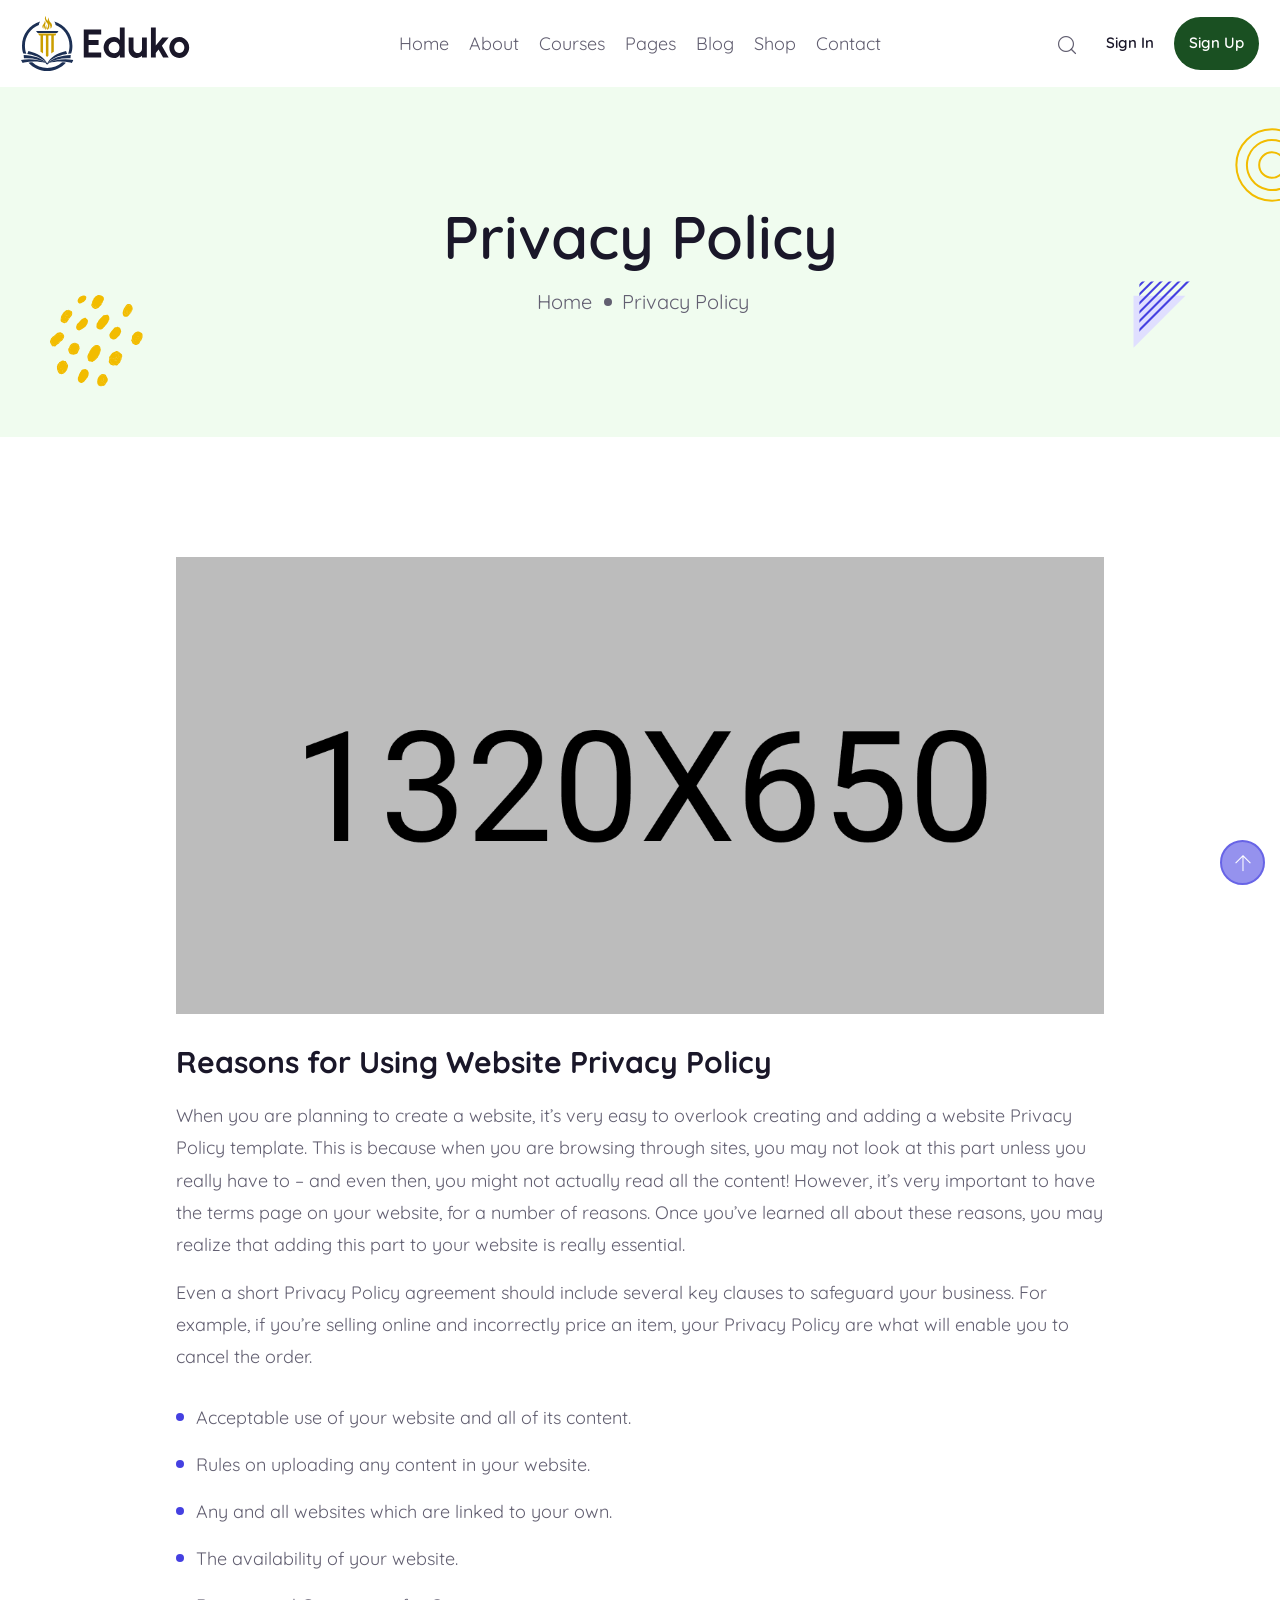
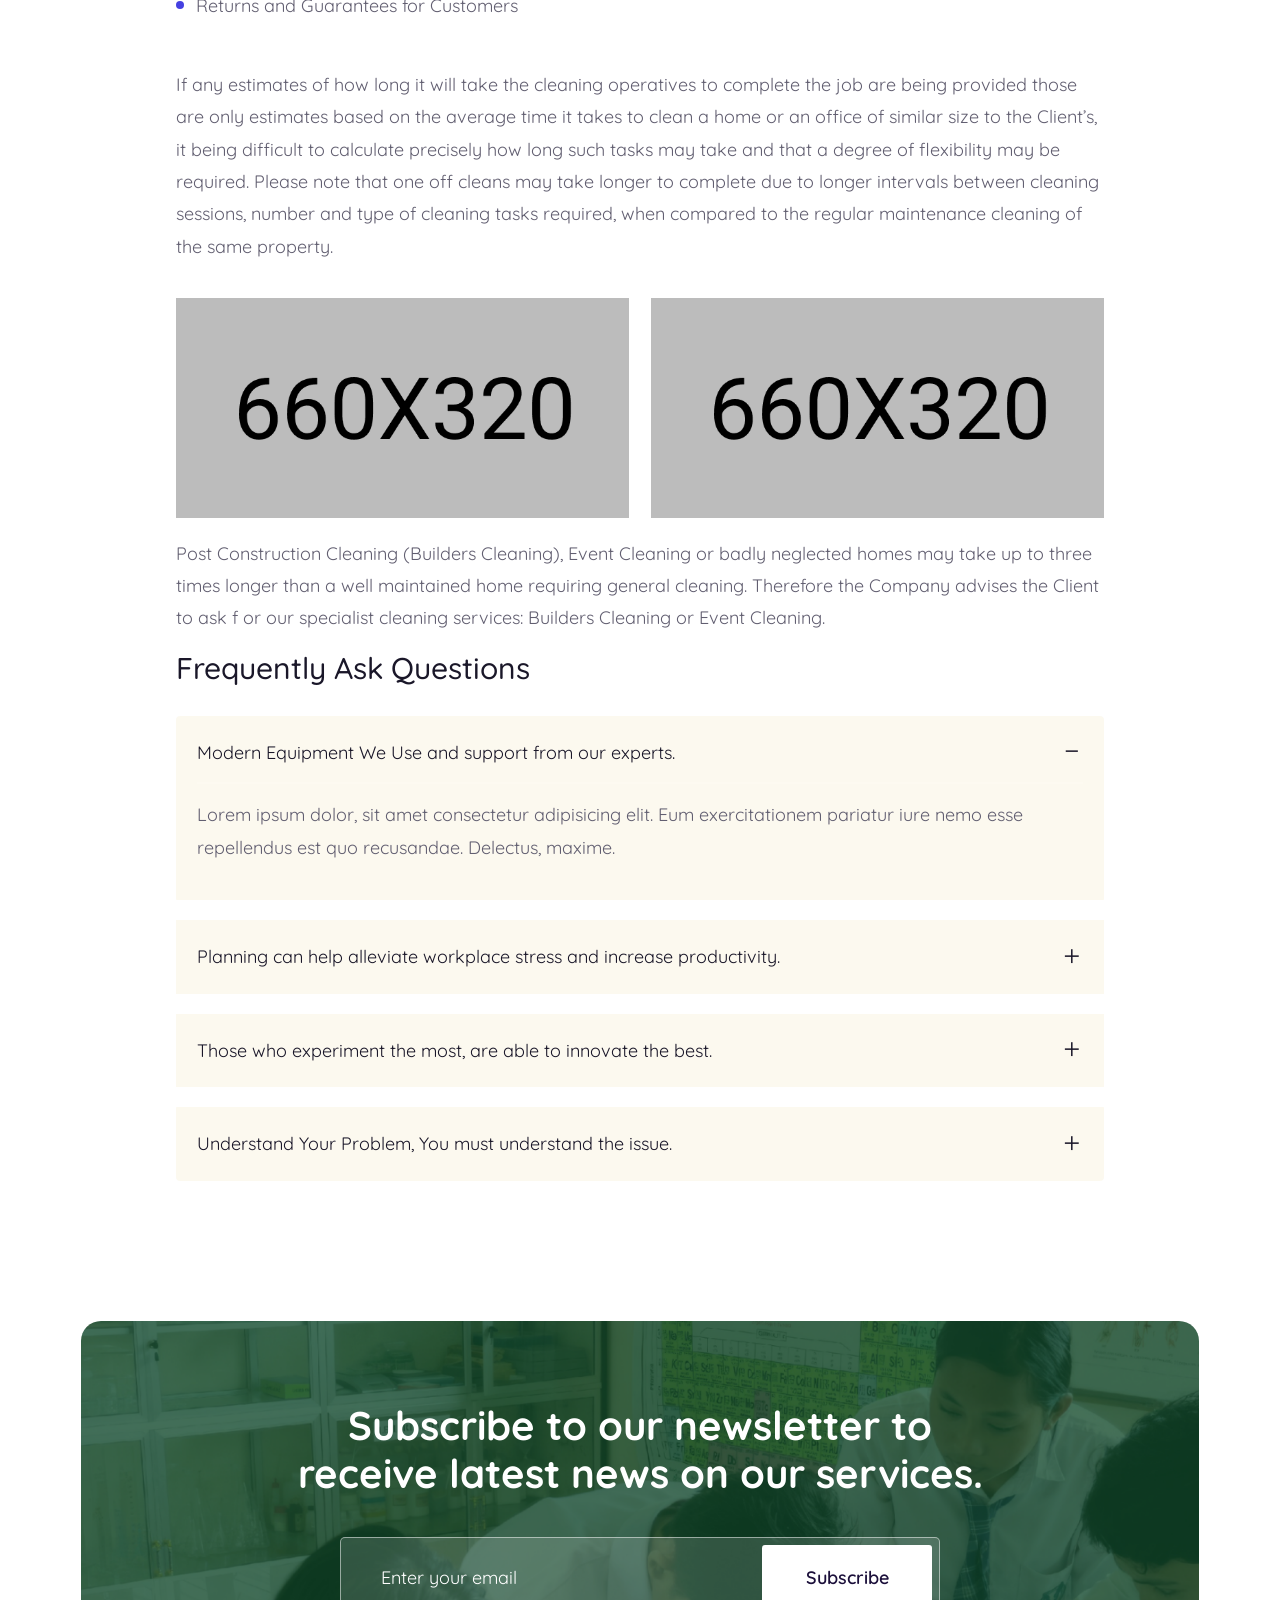
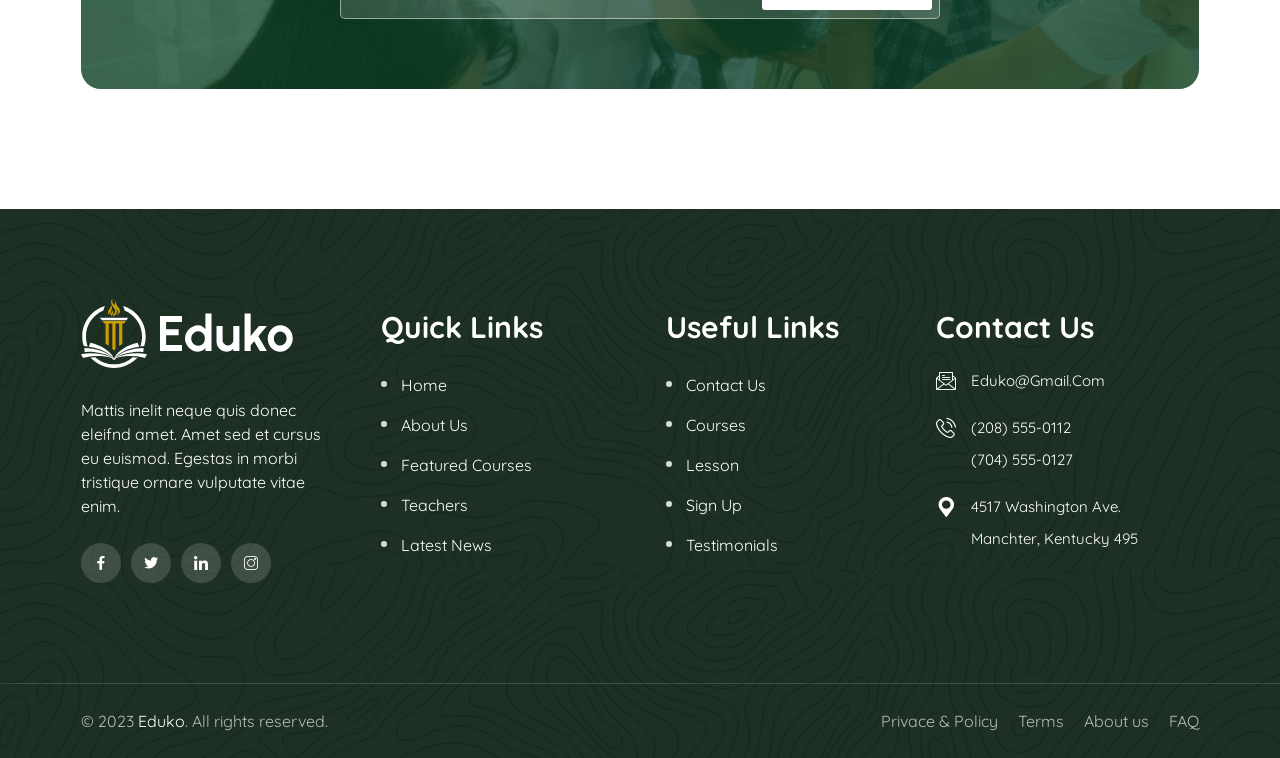
<file: privacy.html>
<!DOCTYPE html>
<html lang="en">

<head>
    <meta charset="utf-8">
    <meta http-equiv="X-UA-Compatible" content="IE=edge">
    <meta name="viewport" content="width=device-width, initial-scale=1">
    <meta name="author" content="wpOceans">
    <link rel="shortcut icon" type="image/png" href="assets/images/favicon.png">
    <title>Eduko - Online Course & Education HTML5 Template</title>
    <link href="assets/css/themify-icons.css" rel="stylesheet">
    <link href="assets/css/flaticon.css" rel="stylesheet">
    <link href="assets/css/font-awesome.min.css" rel="stylesheet">
    <link href="assets/css/bootstrap.min.css" rel="stylesheet">
    <link href="assets/css/animate.css" rel="stylesheet">
    <link href="assets/css/owl.carousel.css" rel="stylesheet">
    <link href="assets/css/owl.theme.css" rel="stylesheet">
    <link href="assets/css/slick.css" rel="stylesheet">
    <link href="assets/css/slick-theme.css" rel="stylesheet">
    <link href="assets/css/swiper.min.css" rel="stylesheet">
    <link href="assets/css/owl.transitions.css" rel="stylesheet">
    <link href="assets/css/jquery.fancybox.css" rel="stylesheet">
    <link href="assets/css/odometer-theme-default.css" rel="stylesheet">
    <link href="assets/sass/style.css" rel="stylesheet">
</head>

<body>

    <!-- start page-wrapper -->
    <div class="page-wrapper">
        <!-- start preloader -->
        <div class="preloader">
            <div class="vertical-centered-box">
                <div class="content">
                    <div class="loader-circle"></div>
                    <div class="loader-line-mask">
                        <div class="loader-line"></div>
                    </div>
                    <img src="assets/images/preloader.png" alt="">
                </div>
            </div>
        </div>
        <!-- end preloader -->

        <!-- Start header -->
        <header id="header">
            <div class="wpo-site-header">
                <nav class="navigation navbar navbar-expand-lg navbar-light">
                    <div class="container-fluid">
                        <div class="row align-items-center">
                            <div class="col-lg-3 col-md-4 col-3 d-lg-none dl-block">
                                <div class="mobail-menu">
                                    <button type="button" class="navbar-toggler open-btn">
                                        <span class="sr-only">Toggle navigation</span>
                                        <span class="icon-bar first-angle"></span>
                                        <span class="icon-bar middle-angle"></span>
                                        <span class="icon-bar last-angle"></span>
                                    </button>
                                </div>
                            </div>
                            <div class="col-lg-3 col-md-4 col-6">
                                <div class="navbar-header">
                                    <a class="navbar-brand" href="index.html"><img src="assets/images/logo.svg"
                                            alt="logo"></a>
                                </div>
                            </div>
                            <div class="col-lg-6 col-md-1 col-1">
                                <div id="navbar" class="collapse navbar-collapse navigation-holder">
                                    <button class="menu-close"><i class="ti-close"></i></button>
                                    <ul class="nav navbar-nav mb-2 mb-lg-0">
                                        <li class="menu-item-has-children">
                                            <a href="#">Home</a>
                                            <ul class="sub-menu">
                                                <li><a href="index.html">Home Style 1</a></li>
                                                <li><a href="index-2.html">Home Style 2</a></li>
                                                <li><a href="index-3.html">Home Style 3</a></li>
                                                <li><a href="index-4.html">Home Style 4</a></li>
                                                <li><a href="index-5.html">Home Style 5</a></li>
                                            </ul>
                                        </li>
                                        <li><a href="about.html">About</a></li>
                                        <li class="menu-item-has-children">
                                            <a href="#">Courses</a>
                                            <ul class="sub-menu">
                                                <li><a href="course.html">Courses Style 1</a></li>
                                                <li><a href="course-2.html">Courses Style 2</a></li>
                                                <li><a href="course-3.html">Courses Style 3</a></li>
                                                <li><a href="course-single.html">Courses single</a></li>
                                            </ul>
                                        </li>
                                        <li class="menu-item-has-children">
                                            <a href="#">Pages</a>
                                            <ul class="sub-menu">
                                                <li><a href="lesson.html">Lesson</a></li>
                                                <li><a href="gallery.html">Gallery</a></li>
                                                <li><a href="testimonial.html">Testimonial</a></li>
                                                <li><a href="teacher.html">Teachers</a></li>
                                                <li><a href="teacher-single.html">Teacher Single</a></li>
                                                <li><a href="become-teacher.html">Become Teacher</a></li>
                                                <li><a href="faq.html">FAQ</a></li>
                                                <li><a href="404.html">404 Error</a></li>
                                            </ul>
                                        </li>
                                        <li class="menu-item-has-children">
                                            <a href="#">Blog</a>
                                            <ul class="sub-menu">
                                                <li><a href="blog.html">Blog right sidebar</a></li>
                                                <li><a href="blog-left-sidebar.html">Blog left sidebar</a></li>
                                                <li><a href="blog-fullwidth.html">Blog fullwidth</a></li>
                                                <li class="menu-item-has-children">
                                                    <a href="#">Blog details</a>
                                                    <ul class="sub-menu">
                                                        <li><a href="blog-single.html">Blog details right sidebar</a>
                                                        </li>
                                                        <li><a href="blog-single-left-sidebar.html">Blog details left
                                                                sidebar</a></li>
                                                        <li><a href="blog-single-fullwidth.html">Blog details
                                                                fullwidth</a></li>
                                                    </ul>
                                                </li>
                                            </ul>
                                        </li>
                                        <li class="menu-item-has-children">
                                            <a href="#">Shop</a>
                                            <ul class="sub-menu">
                                                <li><a href="shop.html">Shop</a></li>
                                                <li><a href="shop-single.html">Shop Single</a></li>
                                                <li><a href="cart.html">Cart</a></li>
                                                <li><a href="checkout.html">Checkout</a></li>
                                            </ul>
                                        </li>
                                        <li><a href="contact.html">Contact</a></li>
                                    </ul>
                                </div>
                            </div>
                            <div class="col-lg-3 col-md-3 col-2">
                                <div class="header-right">
                                    <div class="header-search-form-wrapper">
                                        <div class="cart-search-contact">
                                            <button class="search-toggle-btn"><i
                                                    class="fi flaticon-search"></i></button>
                                            <div class="header-search-form">
                                                <form>
                                                    <div>
                                                        <input type="text" class="form-control"
                                                            placeholder="Search here...">
                                                        <button type="submit"><i
                                                                class="fi flaticon-search"></i></button>
                                                    </div>
                                                </form>
                                            </div>
                                        </div>
                                    </div>
                                    <div class="close-form">
                                        <a class="login" href="login.html"><span class="text">Sign In</span>
                                            <span class="mobile">
                                                <i class="fi flaticon-charity"></i>
                                            </span></a>
                                        <a class="theme-btn" href="register.html"><span class="text">Sign Up</span>
                                            <span class="mobile">
                                                <i class="fi flaticon-charity"></i>
                                            </span></a>
                                    </div>
                                </div>
                            </div>
                        </div>
                    </div>
                </nav>
            </div>
        </header>
        <!-- end of header -->

        <!-- start wpo-page-title -->
        <section class="wpo-page-title">
            <div class="container">
                <div class="row">
                    <div class="col col-xs-12">
                        <div class="wpo-breadcumb-wrap">
                            <h2>Privacy Policy</h2>
                            <ol class="wpo-breadcumb-wrap">
                                <li><a href="index.html">Home</a></li>
                                <li>Privacy Policy</li>
                            </ol>
                        </div>
                    </div>
                </div> <!-- end row -->
            </div> <!-- end container -->
            <div class="shape-1"><img src="assets/images/shape/1.svg" alt=""></div>
            <div class="shape-2"><img src="assets/images/shape/2.svg" alt=""></div>
            <div class="shape-3"><img src="assets/images/shape/3.svg" alt=""></div>
            <div class="shape-4"><img src="assets/images/shape/4.svg" alt=""></div>
        </section>
        <!-- end page-title -->

        <!-- start wpo-terms-section -->
        <section class="wpo-terms-section section-padding">
            <div class="container">
                <div class="row">
                    <div class="col-lg-10 offset-lg-1">
                        <div class="wpo-terms-wrap">
                            <div class="wpo-terms-img">
                                <img src="assets/images/terms/terms.jpg" alt="">
                            </div>
                            <div class="wpo-terms-text">
                                <h2>Reasons for Using Website Privacy Policy</h2>
                                <p>When you are planning to create a website, it’s very easy to overlook creating and
                                    adding a website Privacy Policy template. This is because when you are
                                    browsing through sites, you may not look at this part unless you really have to –
                                    and even then, you might not actually read all the content! However, it’s very
                                    important to have the terms page on your website, for a number of reasons. Once
                                    you’ve learned all about these reasons, you may realize that adding this part to
                                    your website is really essential.</p>
                                <p>Even a short Privacy Policy agreement should include several key clauses to
                                    safeguard your business. For example, if you’re selling online and incorrectly price
                                    an item, your Privacy Policy are what will enable you to cancel the order.</p>

                                <ul>
                                    <li>Acceptable use of your website and all of its content.</li>
                                    <li>Rules on uploading any content in your website.</li>
                                    <li>Any and all websites which are linked to your own.</li>
                                    <li>The availability of your website.</li>
                                    <li>Returns and Guarantees for Customers</li>
                                </ul>
                                <p>If any estimates of how long it will take the cleaning operatives to complete the job
                                    are being provided those are only estimates based on the average time it takes to
                                    clean a home or an office of similar size to the Client’s, it being difficult to
                                    calculate precisely how long such tasks may take and that a degree of flexibility
                                    may be required. Please note that one off cleans may take longer to complete due to
                                    longer intervals between cleaning sessions, number and type of cleaning tasks
                                    required, when compared to the regular maintenance cleaning of the same property.
                                </p>
                                <div class="row t-sub">
                                    <div class="col-md-6 col-sm-6 col-12">
                                        <div class="pf-p-details-img">
                                            <img src="assets/images/terms/1.jpg" alt="">
                                        </div>
                                    </div>
                                    <div class="col-md-6 col-sm-6 col-12">
                                        <div class="pf-p-details-img">
                                            <img src="assets/images/terms/2.jpg" alt="">
                                        </div>
                                    </div>
                                </div>
                                <p>Post Construction Cleaning (Builders Cleaning), Event Cleaning or badly neglected
                                    homes may take up to three times longer than a well maintained home requiring
                                    general cleaning. Therefore the Company advises the Client to ask f or our
                                    specialist cleaning services: Builders Cleaning or Event Cleaning.</p>

                            </div>
                            <div class="pf-faq-section">
                                <h4>Frequently Ask Questions</h4>
                                <div class="row">
                                    <div class="col-lg-12 col-md-12 col-12">
                                        <div class="accordion" id="accordionExample">
                                            <div class="accordion-item">
                                                <h3 class="accordion-header" id="headingOne">
                                                    <button class="accordion-button" type="button"
                                                        data-bs-toggle="collapse" data-bs-target="#collapseOne"
                                                        aria-expanded="true" aria-controls="collapseOne">
                                                        Modern Equipment We Use and support from our experts.
                                                    </button>
                                                </h3>
                                                <div id="collapseOne" class="accordion-collapse collapse show"
                                                    aria-labelledby="headingOne" data-bs-parent="#accordionExample">
                                                    <div class="accordion-body">
                                                        <p>Lorem ipsum dolor, sit amet consectetur adipisicing elit. Eum
                                                            exercitationem pariatur iure nemo esse repellendus est quo
                                                            recusandae. Delectus, maxime.</p>
                                                    </div>
                                                </div>
                                            </div>
                                            <div class="accordion-item">
                                                <h3 class="accordion-header" id="headingTwo">
                                                    <button class="accordion-button collapsed" type="button"
                                                        data-bs-toggle="collapse" data-bs-target="#collapseTwo"
                                                        aria-expanded="false" aria-controls="collapseTwo">
                                                        Planning can help alleviate workplace stress and increase
                                                        productivity.
                                                    </button>
                                                </h3>
                                                <div id="collapseTwo" class="accordion-collapse collapse"
                                                    aria-labelledby="headingTwo" data-bs-parent="#accordionExample">
                                                    <div class="accordion-body">
                                                        <p>Lorem ipsum dolor, sit amet consectetur adipisicing elit. Eum
                                                            exercitationem pariatur iure nemo esse repellendus est quo
                                                            recusandae. Delectus, maxime.</p>
                                                    </div>
                                                </div>
                                            </div>
                                            <div class="accordion-item">
                                                <h3 class="accordion-header" id="headingThree">
                                                    <button class="accordion-button collapsed" type="button"
                                                        data-bs-toggle="collapse" data-bs-target="#collapseThree"
                                                        aria-expanded="false" aria-controls="collapseThree">
                                                        Those who experiment the most, are able to innovate the best.
                                                    </button>
                                                </h3>
                                                <div id="collapseThree" class="accordion-collapse collapse"
                                                    aria-labelledby="headingThree" data-bs-parent="#accordionExample">
                                                    <div class="accordion-body">
                                                        <p>Lorem ipsum dolor, sit amet consectetur adipisicing elit. Eum
                                                            exercitationem pariatur iure nemo esse repellendus est quo
                                                            recusandae. Delectus, maxime.</p>
                                                    </div>
                                                </div>
                                            </div>
                                            <div class="accordion-item">
                                                <h3 class="accordion-header" id="headingFour">
                                                    <button class="accordion-button collapsed" type="button"
                                                        data-bs-toggle="collapse" data-bs-target="#collapseFour"
                                                        aria-expanded="false" aria-controls="collapseFour">
                                                        Understand Your Problem, You must understand the issue.
                                                    </button>
                                                </h3>
                                                <div id="collapseFour" class="accordion-collapse collapse"
                                                    aria-labelledby="headingFour" data-bs-parent="#accordionExample">
                                                    <div class="accordion-body">
                                                        <p>Lorem ipsum dolor, sit amet consectetur adipisicing elit. Eum
                                                            exercitationem pariatur iure nemo esse repellendus est quo
                                                            recusandae. Delectus, maxime.</p>
                                                    </div>
                                                </div>
                                            </div>
                                        </div>
                                    </div>
                                </div>
                            </div>
                        </div>
                    </div>
                </div>
            </div>
        </section>
        <!-- end of pf-term-section -->

        <!-- start wpo-subscribe-section -->
        <section class="wpo-subscribe-section section-padding pt-0">
            <div class="container">
                <div class="wpo-subscribe-wrap">
                    <div class="subscribe-text">
                        <h3>Subscribe to our newsletter to receive
                            latest news on our services.</h3>
                    </div>
                    <div class="subscribe-form">
                        <form action="#">
                            <div class="input-field">
                                <input type="email" placeholder="Enter your email" required>
                                <button type="submit">Subscribe</button>
                            </div>
                        </form>
                    </div>
                </div>
            </div> <!-- end container -->
        </section>
        <!-- end subscribe-section -->

        <!-- start of wpo-site-footer-section -->
        <footer class="wpo-site-footer">
            <div class="wpo-upper-footer">
                <div class="container">
                    <div class="row">
                        <div class="col col-lg-3 col-md-6 col-12 col-md-6 col-sm-12 col-12">
                            <div class="widget about-widget">
                                <div class="logo widget-title">
                                    <a class="navbar-brand" href="index.html"><img src="assets/images/logo-s2.svg"
                                            alt=""></a>
                                </div>
                                <p>Mattis inelit neque quis donec eleifnd amet. Amet sed et cursus eu euismod. Egestas
                                    in morbi tristique ornare vulputate vitae enim.</p>
                                <div class="social">
                                    <ul>
                                        <li>
                                            <a href="#">
                                                <i class="fi flaticon-facebook-app-symbol"></i>
                                            </a>
                                        </li>
                                        <li>
                                            <a href="#">
                                                <i class="fi flaticon-twitter"></i>
                                            </a>
                                        </li>
                                        <li>
                                            <a href="#">
                                                <i class="fi flaticon-linkedin"></i>
                                            </a>
                                        </li>
                                        <li>
                                            <a href="#">
                                                <i class="fi flaticon-instagram-1"></i>
                                            </a>
                                        </li>
                                    </ul>
                                </div>
                            </div>
                        </div>
                        <div class="col col-lg-3 col-md-6 col-12 col-md-6 col-sm-12 col-12">
                            <div class="widget link-widget">
                                <div class="widget-title">
                                    <h3>Quick Links</h3>
                                </div>
                                <ul>
                                    <li><a href="index.html">Home</a></li>
                                    <li><a href="about.html">About Us</a></li>
                                    <li><a href="course.html">Featured Courses</a></li>
                                    <li><a href="teacher.html">Teachers</a></li>
                                    <li><a href="blog.html">Latest News</a></li>
                                </ul>
                            </div>
                        </div>
                        <div class="col col-lg-3 col-md-6 col-12 col-md-6 col-sm-12 col-12">
                            <div class="widget link-widget s2">
                                <div class="widget-title">
                                    <h3>Useful Links</h3>
                                </div>
                                <ul>
                                    <li><a href="contact.html">Contact Us</a></li>
                                    <li><a href="course.html">Courses</a></li>
                                    <li><a href="lesson.html">Lesson</a></li>
                                    <li><a href="register.html">Sign Up</a></li>
                                    <li><a href="testimonial.html">Testimonials</a></li>
                                </ul>
                            </div>
                        </div>
                        <div class="col col-lg-3 col-md-6 col-12 col-md-6 col-sm-12 col-12">
                            <div class="widget wpo-contact-widget">
                                <div class="widget-title">
                                    <h3>Contact Us</h3>
                                </div>
                                <div class="contact-ft">
                                    <ul>
                                        <li><i class="fi flaticon-email"></i>Eduko@gmail.com</li>
                                        <li><i class="fi flaticon-phone-call"></i>(208) 555-0112 <br>
                                            (704) 555-0127</li>
                                        <li><i class="fi flaticon-placeholder"></i>4517 Washington Ave. <br> Manchter,
                                            Kentucky 495</li>
                                    </ul>
                                </div>
                            </div>
                        </div>
                    </div>
                </div> <!-- end container -->
            </div>
            <div class="wpo-lower-footer">
                <div class="container">
                    <div class="row align-items-center">
                        <div class="col col-lg-6 col-md-12 col-12">
                            <ul>
                                <li>&copy; 2023 <a href="#">Eduko</a>. All rights reserved.</li>
                            </ul>
                        </div>
                        <div class="col col-lg-6 col-md-12 col-12">
                            <div class="link">
                                <ul>
                                    <li><a href="privacy.html">Privace & Policy</a></li>
                                    <li><a href="terms.html">Terms</a></li>
                                    <li><a href="about.html">About us</a></li>
                                    <li><a href="faq.html">FAQ</a></li>
                                </ul>
                            </div>
                        </div>
                    </div>
                </div>
            </div>
        </footer>
        <!-- end of wpo-site-footer-section -->


    </div>
    <!-- end of page-wrapper -->

    <!-- All JavaScript files
    ================================================== -->
    <script src="assets/js/jquery.min.js"></script>
    <script src="assets/js/bootstrap.bundle.min.js"></script>
    <!-- Plugins for this template -->
    <script src="assets/js/modernizr.custom.js"></script>
    <script src="assets/js/jquery-plugin-collection.js"></script>
    <!-- Custom script for this template -->
    <script src="assets/js/script.js"></script>
</body>

</html>
</file>
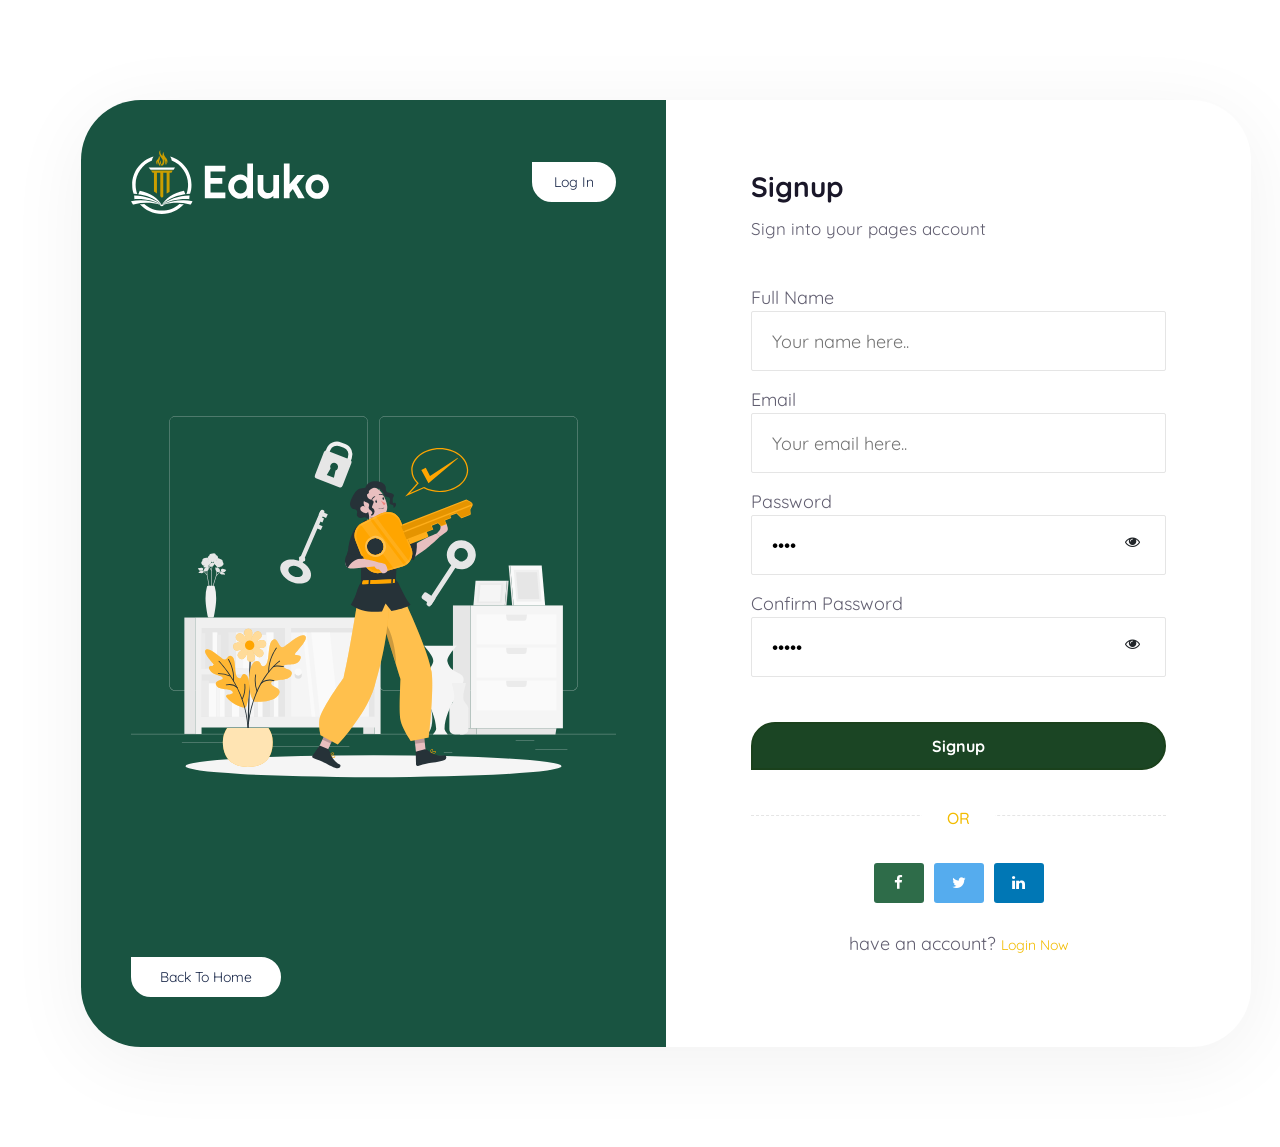
<file: register.html>
<!DOCTYPE html>
<html lang="en">

<head>
    <meta charset="utf-8">
    <meta http-equiv="X-UA-Compatible" content="IE=edge">
    <meta name="viewport" content="width=device-width, initial-scale=1">
    <meta name="author" content="wpOceans">
    <link rel="shortcut icon" type="image/png" href="assets/images/favicon.png">
    <title>Eduko - Online Course & Education HTML5 Templatee</title>
    <link href="assets/css/themify-icons.css" rel="stylesheet">
    <link href="assets/css/font-awesome.min.css" rel="stylesheet">
    <link href="assets/css/flaticon.css" rel="stylesheet">
    <link href="assets/css/bootstrap.min.css" rel="stylesheet">
    <link href="assets/css/magnific-popup.css" rel="stylesheet">
    <link href="assets/css/animate.css" rel="stylesheet">
    <link href="assets/css/owl.carousel.css" rel="stylesheet">
    <link href="assets/css/owl.theme.css" rel="stylesheet">
    <link href="assets/css/slick.css" rel="stylesheet">
    <link href="assets/css/slick-theme.css" rel="stylesheet">
    <link href="assets/css/swiper.min.css" rel="stylesheet">
    <link href="assets/css/nice-select.css" rel="stylesheet">
    <link href="assets/css/owl.transitions.css" rel="stylesheet">
    <link href="assets/css/jquery.fancybox.css" rel="stylesheet">
    <link href="assets/css/odometer-theme-default.css" rel="stylesheet">
    <link href="assets/css/auth-pages.css" rel="stylesheet">
    <link href="assets/sass/style.css" rel="stylesheet">
</head>


<body>
    <!-- start preloader -->
    <div class="preloader">
        <div class="vertical-centered-box">
            <div class="content">
                <div class="loader-circle"></div>
                <div class="loader-line-mask">
                    <div class="loader-line"></div>
                </div>
                <img src="assets/images/preloader.png" alt="">
            </div>
        </div>
    </div>
    <!-- end preloader -->
    <div class="wpo-login-area">
        <div class="container">
            <div class="row">
                <div class="col-lg-12">
                    <form class="wpo-accountWrapper" action="#">
                        <div class="wpo-accountInfo">
                            <div class="wpo-accountInfoHeader">
                                <a href="#"><img src="assets/images/logo-s2.svg" alt=""></a>
                                <a class="wpo-accountBtn" href="login.html">
                                    <span class="">Log in</span>
                                </a>
                            </div>
                            <div class="image">
                                <img src="assets/images/login.svg" alt="">
                            </div>
                            <div class="back-home">
                                <a class="wpo-accountBtn" href="index.html">
                                    <span class="">Back To Home</span>
                                </a>
                            </div>
                        </div>
                        <div class="wpo-accountForm form-style">
                            <div class="fromTitle">
                                <h2>Signup</h2>
                                <p>Sign into your pages account</p>
                            </div>
                            <div class="row">
                                <div class="col-lg-12 col-md-12 col-12">
                                    <label for="name">Full Name</label>
                                    <input type="text" id="name" name="name" placeholder="Your name here..">
                                </div>
                                <div class="col-lg-12 col-md-12 col-12">
                                    <label>Email</label>
                                    <input type="text" id="email" name="email" placeholder="Your email here..">
                                </div>
                                <div class="col-lg-12 col-md-12 col-12">
                                    <div class="form-group">
                                        <label>Password</label>
                                        <input class="pwd2" type="password" placeholder="Your password here.." value="sfsg" name="pass">
                                        <span class="input-group-btn">
                                            <button class="btn btn-default reveal3" type="button"><i class="fa fa-eye"></i></button>
                                        </span>
                                    </div>
                                </div>
                                <div class="col-lg-12 col-md-12 col-12">
                                    <div class="form-group">
                                        <label>Confirm Password</label>
                                        <input class="pwd3" type="password" placeholder="Your password here.." value="ssres" name="pass">
                                        <span class="input-group-btn">
                                            <button class="btn btn-default reveal2" type="button"><i class="fa fa-eye"></i></button>
                                        </span>
                                    </div>
                                </div>
                                <div class="col-lg-12 col-md-12 col-12">
                                    <button type="submit" class="wpo-accountBtn">Signup</button>
                                </div>
                            </div>
                            <h4 class="or"><span>OR</span></h4>
                            <ul class="wpo-socialLoginBtn">
                                <li><button class="facebook" tabindex="0" type="button"><span><i class="fa fa-facebook"></i></span></button></li>
                                <li><button class="twitter" tabindex="0" type="button"><span><i class="fa fa-twitter"></i></span></button></li>
                                <li><button class="linkedin" tabindex="0" type="button"><span><i class="fa fa-linkedin"></i></span></button></li>
                            </ul>
                            <p class="subText">have an account? <a href="login.html">Login Now</a></p>
                        </div>
                    </form>
                </div>
            </div>
        </div>
    </div>
    <!-- All JavaScript files
    ================================================== -->
    <script src="assets/js/jquery.min.js"></script>
    <script src="assets/js/bootstrap.bundle.min.js"></script>
    <!-- Plugins for this template -->
    <script src="assets/js/modernizr.custom.js"></script>
    <script src="assets/js/jquery-plugin-collection.js"></script>
    <!-- Custom script for this template -->
    <script src="assets/js/script.js"></script>
</body>

</html>
</file>
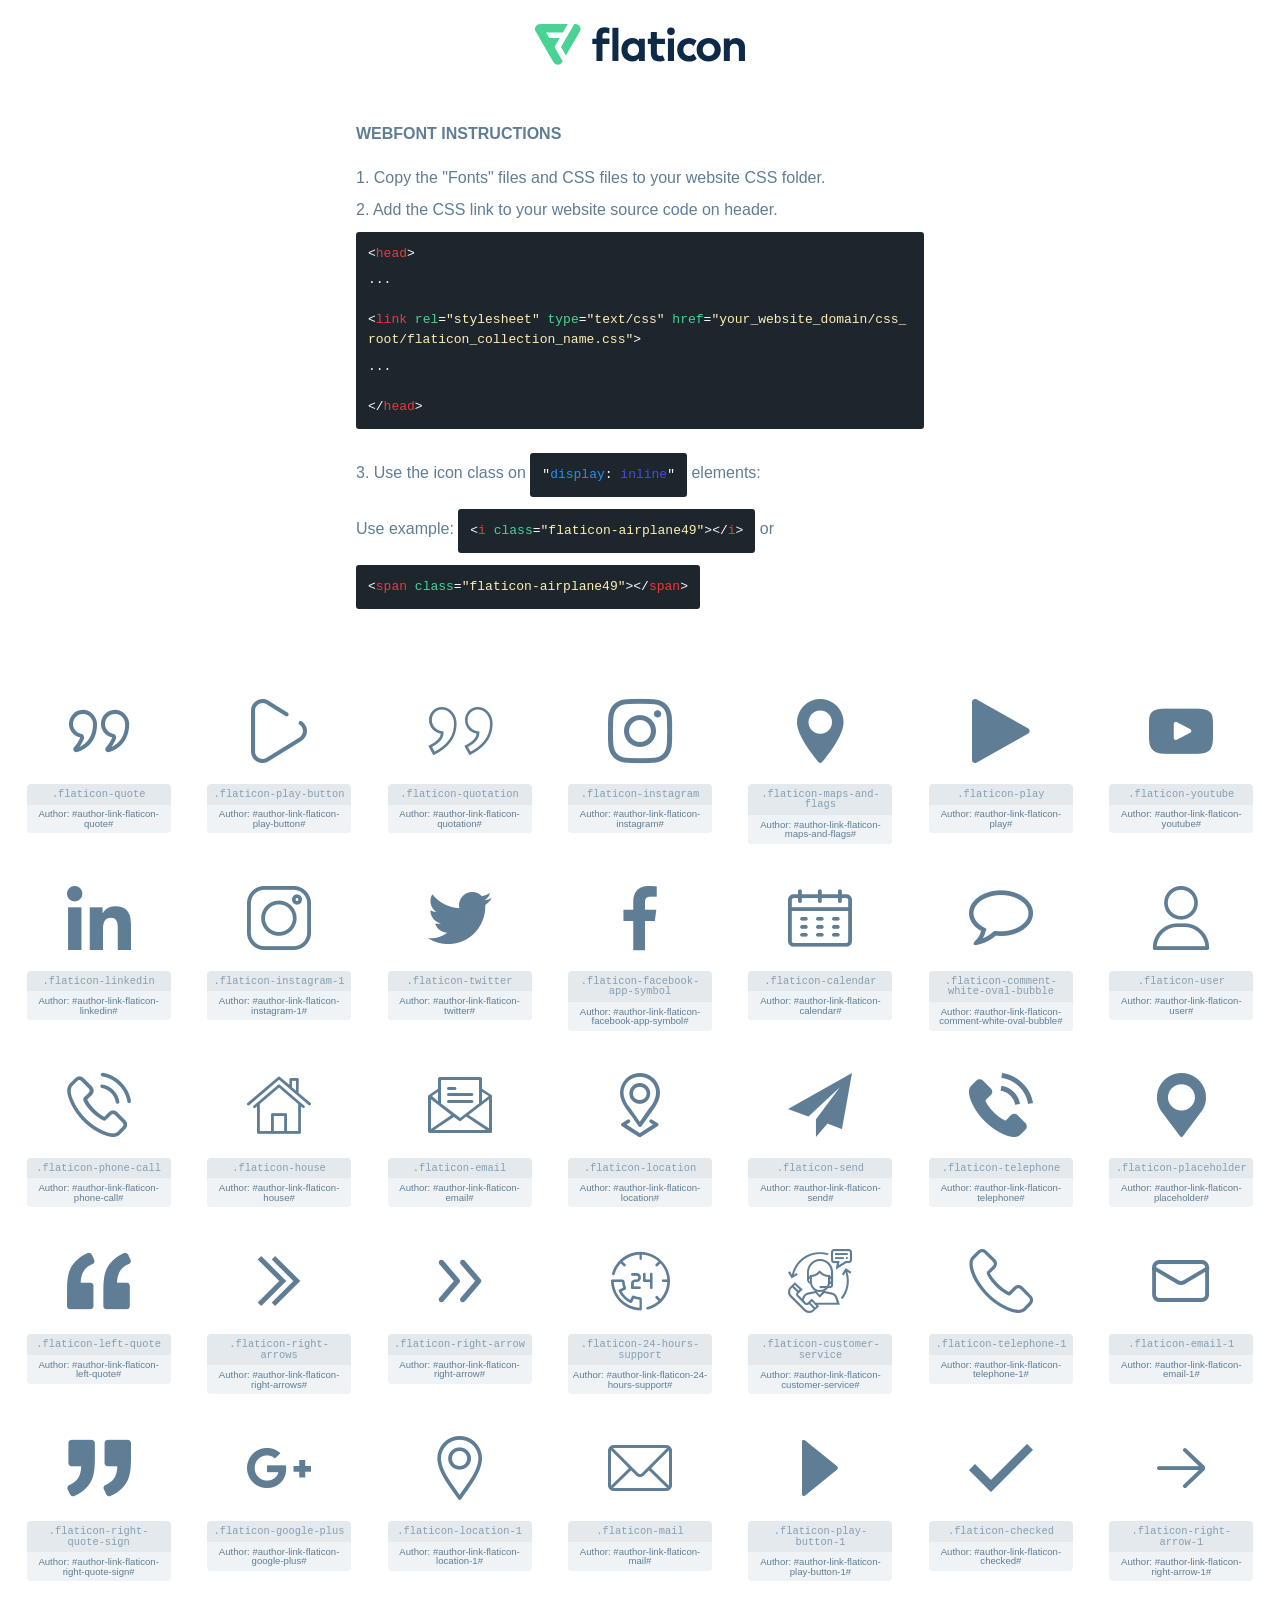
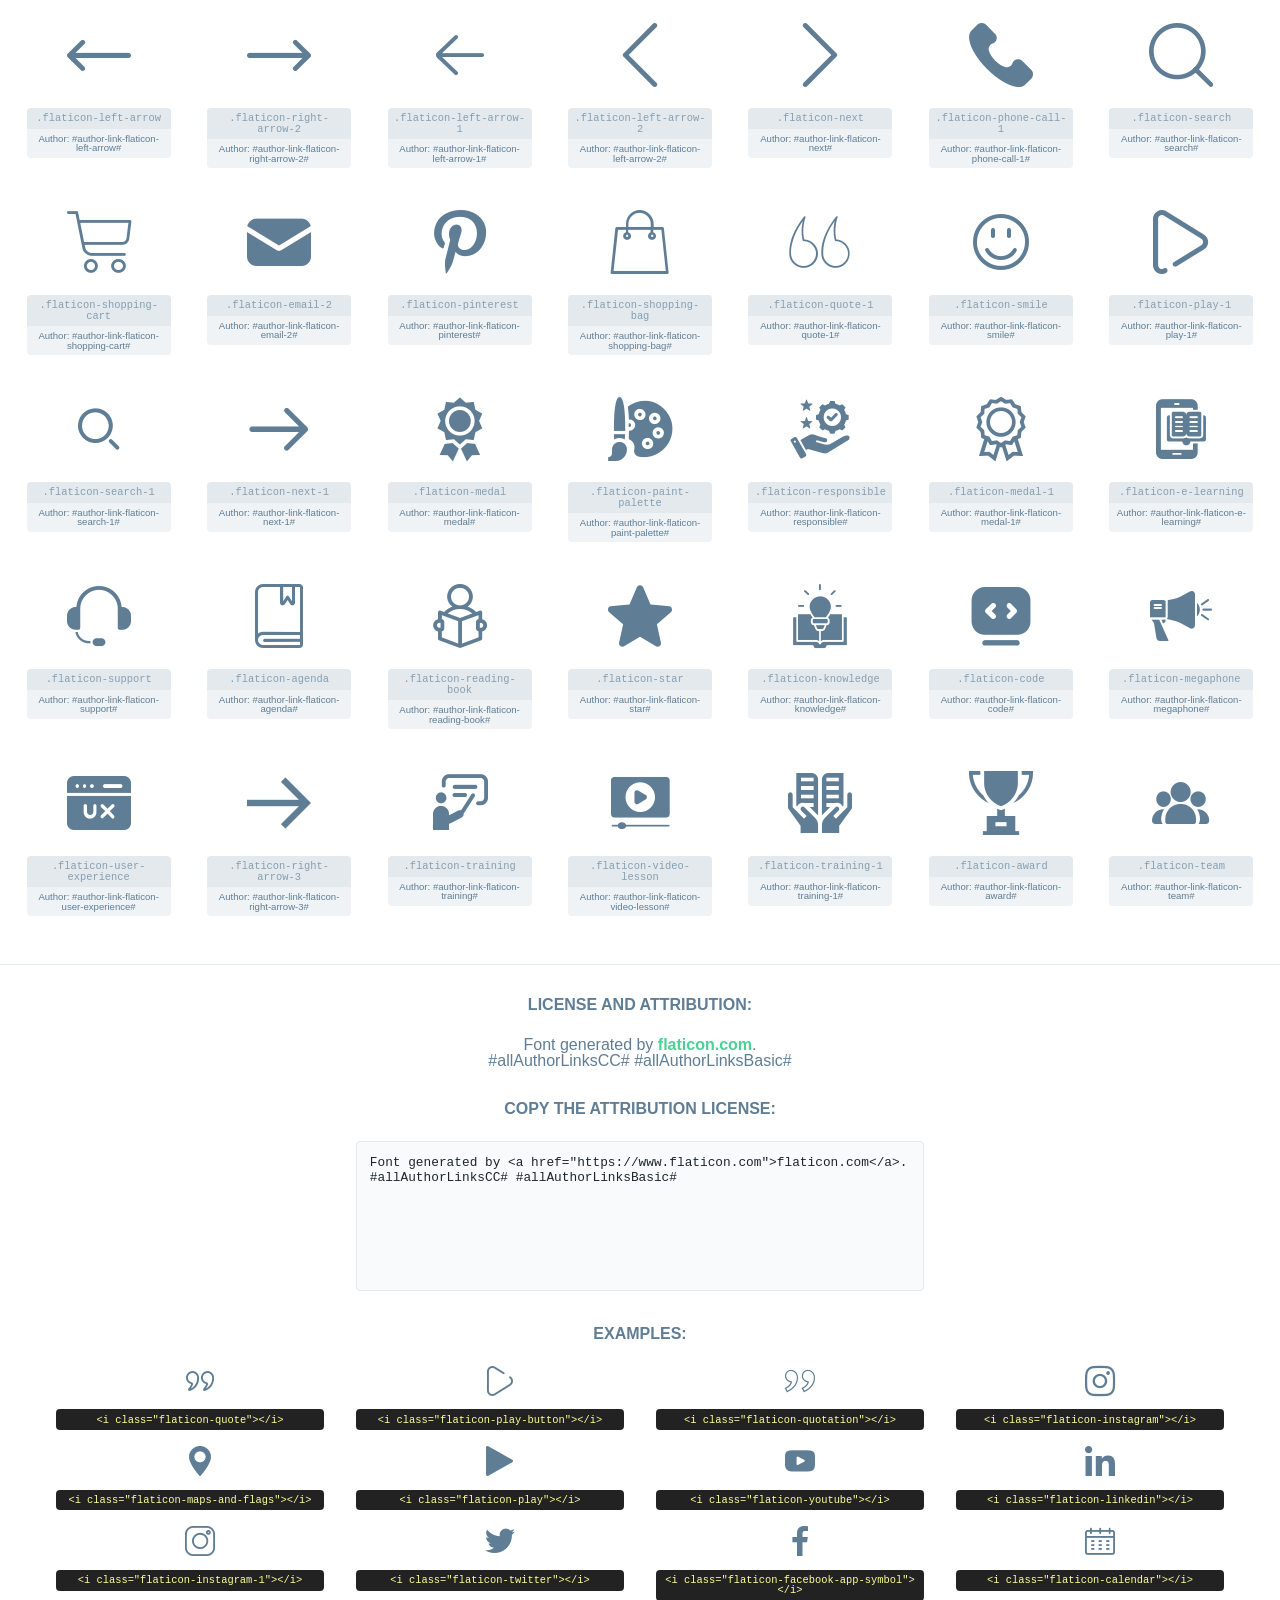
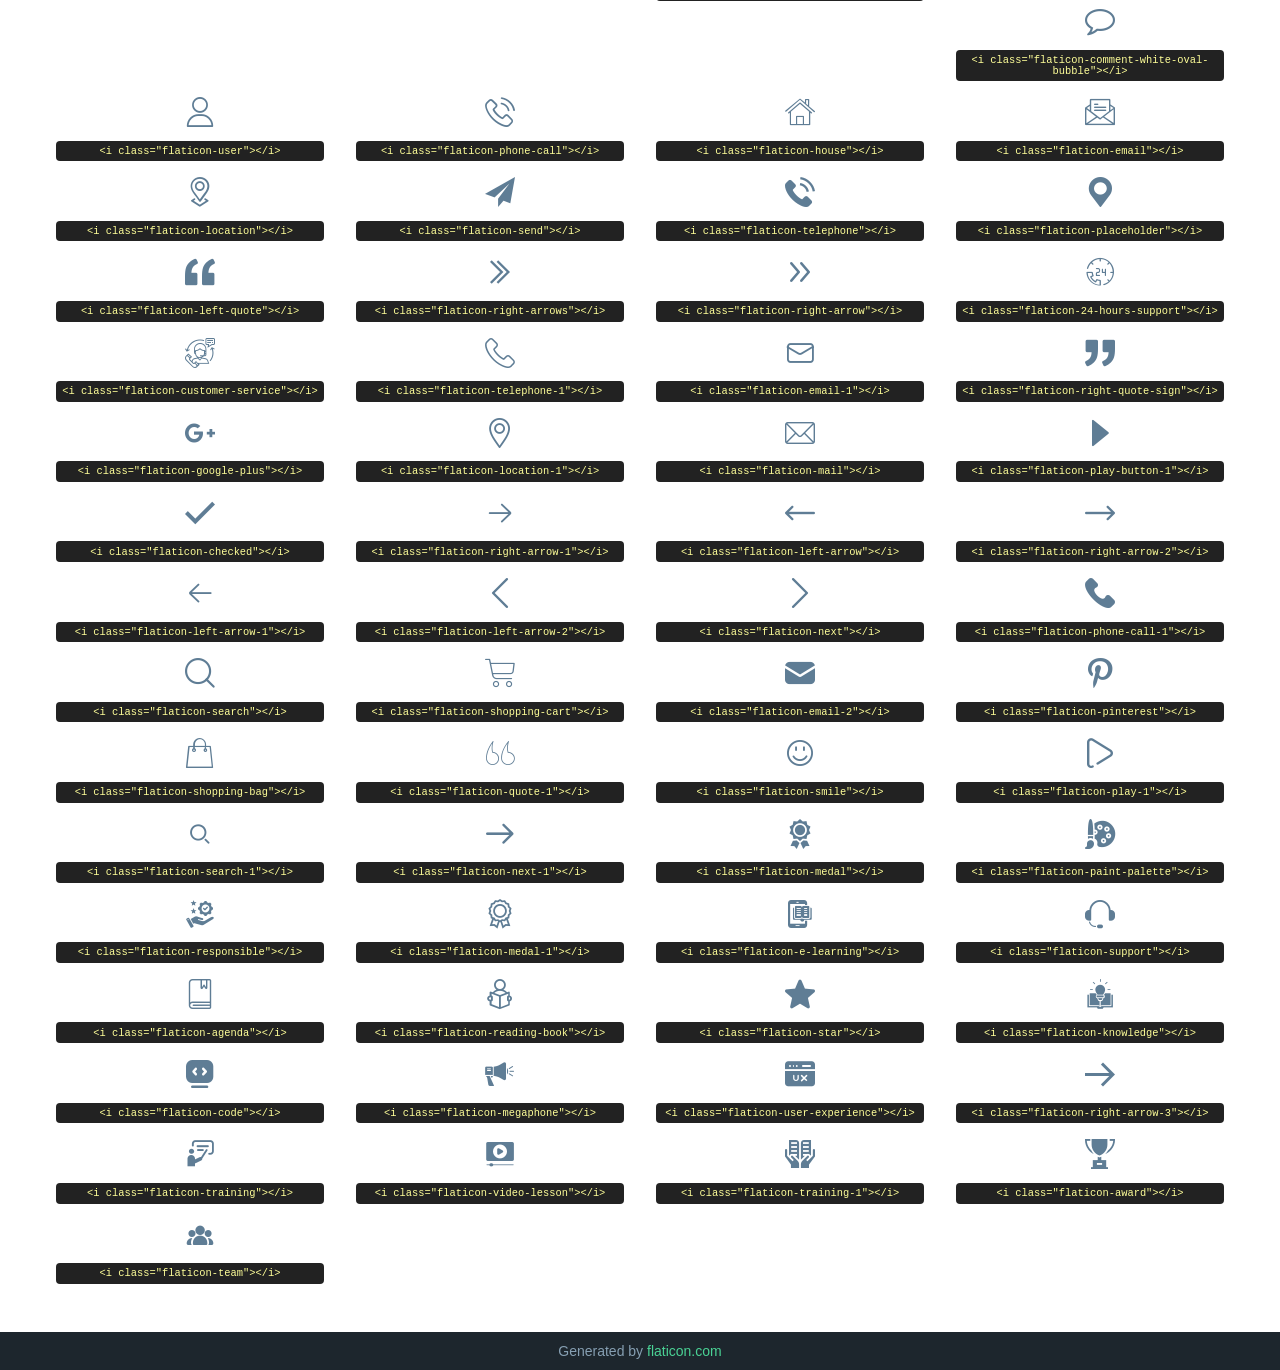
<file: assets/fonts/flaticon_education.html>
<!DOCTYPE html>
<html lang="en">
<head>
    <title>Flaticon Webfont</title>
    <link rel="stylesheet" type="text/css" href="flaticon_education.css"/>
    <meta charset="UTF-8">
    <style>
        html, body, div, span, applet, object, iframe,
        h1, h2, h3, h4, h5, h6, p, blockquote, pre,
        a, abbr, acronym, address, big, cite, code,
        del, dfn, em, img, ins, kbd, q, s, samp,
        small, strike, strong, sub, sup, tt, var,
        b, u, i, center,
        dl, dt, dd, ol, ul, li,
        fieldset, form, label, legend,
        table, caption, tbody, tfoot, thead, tr, th, td,
        article, aside, canvas, details, embed,
        figure, figcaption, footer, header, hgroup,
        menu, nav, output, ruby, section, summary,
        time, mark, audio, video {
            margin: 0;
            padding: 0;
            border: 0;
            font-size: 100%;
            font: inherit;
            vertical-align: baseline;
        }

        /* HTML5 display-role reset for older browsers */
        article, aside, details, figcaption, figure,
        footer, header, hgroup, menu, nav, section {
            display: block;
        }

        body {
            line-height: 1;
        }

        ol, ul {
            list-style: none;
        }

        blockquote, q {
            quotes: none;
        }

        blockquote:before, blockquote:after,
        q:before, q:after {
            content: '';
            content: none;
        }

        table {
            border-collapse: collapse;
            border-spacing: 0;
        }

        body {
            font-family: Helvetica, Arial, sans-serif;
            font-size: 16px;
            color: #5f7d95;
        }

        a {
            color: #4AD295;
            font-weight: bold;
            text-decoration: none;
        }

        * {
            -moz-box-sizing: border-box;
            -webkit-box-sizing: border-box;
            box-sizing: border-box;
            margin: 0;
            padding: 0;
        }

        [class^="flaticon-"]:before, [class*=" flaticon-"]:before, [class^="flaticon-"]:after, [class*=" flaticon-"]:after {
            font-family: Flaticon;
            font-size: 30px;
            font-style: normal;
            margin-left: 20px;
            color: #333;
        }

        .wrapper {
            max-width: 600px;
            margin: auto;
            padding: 0 1em;
        }

        .title {
            margin-bottom: 24px;
            text-transform: uppercase;
            font-weight: bold;
        }

        header {
            text-align: center;
            padding: 24px;
        }

        header .logo {
            width: 210px;
            height: auto;
            border: none;
            display: inline-block;
        }

        header strong {
            font-size: 28px;
            font-weight: 500;
            vertical-align: middle;
        }

        .demo {
            margin: 2em auto;
            line-height: 1.25em;
        }

        .demo ul li {
            margin-bottom: 12px;
        }

        .demo ul li code {
            background-color: #1D262D;
            border-radius: 3px;
            padding: 12px;
            display: inline-block;
            color: #fff;
            font-family: Consolas, Monaco, Lucida Console, Liberation Mono, DejaVu Sans Mono, Bitstream Vera Sans Mono, Courier New, monospace;
            font-weight: lighter;
            margin-top: 12px;
            font-size: 13px;
            word-break: break-all;
        }

        .demo ul li code .red {
            color: #EC3A3B;
        }

        .demo ul li code .green {
            color: #4AD295;
        }

        .demo ul li code .yellow {
            color: #FFEEB6;
        }

        .demo ul li code .blue {
            color: #2C8CF4;
        }

        .demo ul li code .purple {
            color: #4949E7;
        }

        .demo ul li code .dots {
            margin-top: 0.5em;
            display: block;
        }

        #glyphs {
            border-bottom: 1px solid #E3E9ED;
            padding: 2em 0;
            text-align: center;
        }

        .glyph {
            display: inline-block;
            width: 9em;
            margin: 1em;
            text-align: center;
            vertical-align: top;
            background: #FFF;
        }

        .glyph .flaticon {
            padding: 10px;
            display: block;
            font-family: "Flaticon";
            font-size: 64px;
            line-height: 1;
        }

        .glyph .flaticon:before {
            font-size: 64px;
            color: #5f7d95;
            margin-left: 0;
        }

        .class-name {
            font-size: 0.65em;
            background-color: #E3E9ED;
            color: #869FB2;
            border-radius: 4px 4px 0 0;
            padding: 0.5em;
            font-family: Consolas, Monaco, Lucida Console, Liberation Mono, DejaVu Sans Mono, Bitstream Vera Sans Mono, Courier New, monospace;
        }

        .author-name {
            font-size: 0.6em;
            background-color: #EFF3F6;
            border-top: 0;
            border-radius: 0 0 4px 4px;
            padding: 0.5em;
        }

        .author-name a {
            color: #1D262D;
        }

        .class-name:last-child {
            font-size: 10px;
            color: #888;
        }

        .class-name:last-child a {
            font-size: 10px;
            color: #555;
        }

        .glyph > input {
            display: block;
            width: 100px;
            margin: 5px auto;
            text-align: center;
            font-size: 12px;
            cursor: text;
        }

        .glyph > input.icon-input {
            font-family: "Flaticon";
            font-size: 16px;
            margin-bottom: 10px;
        }

        .attribution .title {
            margin-top: 2em;
        }

        .attribution textarea {
            background-color: #F8FAFB;
            color: #1D262D;
            padding: 1em;
            border: none;
            box-shadow: none;
            border: 1px solid #E3E9ED;
            border-radius: 4px;
            resize: none;
            width: 100%;
            height: 150px;
            font-size: 0.8em;
            font-family: Consolas, Monaco, Lucida Console, Liberation Mono, DejaVu Sans Mono, Bitstream Vera Sans Mono, Courier New, monospace;
            -webkit-appearance: none;
        }

        .attribution textarea:hover {
            border-color: #CFD9E0;
        }

        .attribution textarea:focus {
            border-color: #4AD295;
        }

        .iconsuse {
            margin: 2em auto;
            text-align: center;
            max-width: 1200px;
        }

        .iconsuse:after {
            content: '';
            display: table;
            clear: both;
        }

        .iconsuse .image {
            float: left;
            width: 25%;
            padding: 0 1em;
        }

        .iconsuse .image p {
            margin-bottom: 1em;
        }

        .iconsuse .image span {
            display: block;
            font-size: 0.65em;
            background-color: #222;
            color: #fff;
            border-radius: 4px;
            padding: 0.5em;
            color: #FFFF99;
            margin-top: 1em;
            font-family: Consolas, Monaco, Lucida Console, Liberation Mono, DejaVu Sans Mono, Bitstream Vera Sans Mono, Courier New, monospace;
        }

        .flaticon:before {
            color: #5f7d95;
        }

        #footer {
            text-align: center;
            background-color: #1D262D;
            color: #869FB2;
            padding: 12px;
            font-size: 14px;
        }

        #footer a {
            font-weight: normal;
        }

        @media (max-width: 960px) {
            .iconsuse .image {
                width: 50%;
            }
        }

        .preview {
            width: 100px;
            display: inline-block;
            margin: 10px;
        }

        .preview .inner {
            display: inline-block;
            width: 100%;
            text-align: center;
            background: #f5f5f5;
            -webkit-border-radius: 3px 3px 0 0;
            -moz-border-radius: 3px 3px 0 0;
            border-radius: 3px 3px 0 0;
        }

        .preview .inner  {
            line-height: 85px;
            font-size: 40px;
            color: #333;
        }

        .label {
            display: inline-block;
            width: 100%;
            box-sizing: border-box;
            padding: 5px;
            font-size: 10px;
            font-family: Monaco, monospace;
            color: #666;
            white-space: nowrap;
            overflow: hidden;
            text-overflow: ellipsis;
            background: #ddd;
            -webkit-border-radius: 0 0 3px 3px;
            -moz-border-radius: 0 0 3px 3px;
            border-radius: 0 0 3px 3px;
            color: #666;
        }
    </style>
</head>
<body>
    <header>
        <a href="https://www.flaticon.com/" target="_blank" class="logo">
            <svg xmlns="http://www.w3.org/2000/svg" viewBox="0 0 394.3 76.5">
                <path d="M156.6,69.4H145.3V7.1h11.3Z" style="fill:#0e2a47"/>
                <path d="M206.2,69.4h-11V64.8a15.4,15.4,0,0,1-12.6,5.7c-11.6,0-20.3-9.5-20.3-22.1s8.8-22.1,20.3-22.1a15.4,15.4,0,0,1,12.6,5.8V27.5h11Zm-32.4-21c0,6.4,4.2,11.6,10.8,11.6s10.8-4.9,10.8-11.6-4.4-11.6-10.8-11.6S173.9,42,173.9,48.4Z"
                      style="fill:#0e2a47"/>
                <path d="M262.5,13.7a7.2,7.2,0,0,1-14.4,0,7.2,7.2,0,1,1,14.4,0ZM261,69.4H249.6v-42H261Z"
                      style="fill:#0e2a47"/>
                <path id="_Trazado_" data-name="&lt;Trazado&gt;"
                      d="M139.6,17.8a16.6,16.6,0,0,0-8-1.4c-3.2.4-4.9,2-4.9,5.9v5.1h13V37.5h-13v32H115.4v-32h-7.8v-10h7.8V22.2c0-9.9,5.2-16.3,15-16.3a23.4,23.4,0,0,1,9.3,1.8Z"
                      style="fill:#0e2a47"/>
                <path d="M235.1,60c-3.5,0-6.3-1.9-6.3-7.1V37.5H244v-10H228.8V15H217.5V27.5h-5.7v10h5.7V53.7c0,10.9,5.3,16.8,15.7,16.8A22.9,22.9,0,0,0,244,68l-4.3-9.1A12.3,12.3,0,0,1,235.1,60Z"
                      style="fill:#0e2a47"/>
                <path d="M348.9,48.4c0,12.6-9.7,22.1-22.7,22.1s-22.7-9.4-22.7-22.1,9.6-22.1,22.7-22.1S348.9,35.8,348.9,48.4Zm-33.9,0c0,6.8,4.8,11.6,11.1,11.6s11.2-4.8,11.2-11.6-4.8-11.6-11.2-11.6S315.1,41.6,315.1,48.4Z"
                      style="fill:#0e2a47"/>
                <path d="M394.3,42.7V69.4H382.9V46.3c0-6.1-3-9.4-8.2-9.4s-8.9,3.2-8.9,9.5v23H354.6v-42h11v4.9c3-4.5,7.6-6.1,12.3-6.1C387.5,26.3,394.3,33,394.3,42.7Z"
                      style="fill:#0e2a47"/>
                <path d="M298,55.7h0a12.4,12.4,0,0,1-8.2,4.2h-.9l-1.8-.2a10,10,0,0,1-7.4-5.6,13.2,13.2,0,0,1-1.2-5.8,13,13,0,0,1,1.3-5.9,10.1,10.1,0,0,1,7.5-5.5h2.4a11.7,11.7,0,0,1,8.3,4.2l5.5-9.6a19.9,19.9,0,0,0-8.1-4.3,23.4,23.4,0,0,0-6.1-.8,25.2,25.2,0,0,0-7.5,1.1,20.9,20.9,0,0,0-8,4.6,21.9,21.9,0,0,0-6.8,16.4,21.9,21.9,0,0,0,6.7,16.3,20.9,20.9,0,0,0,8,4.6,25.2,25.2,0,0,0,7.7,1.2,23.6,23.6,0,0,0,6.2-.8,20,20,0,0,0,8.1-4.4Z"
                      style="fill:#0e2a47"/>
                <path d="M46.3,26.5H26.9L20.8,16H52.4L61.6,0H9.4A9.3,9.3,0,0,0,1.3,4.7a9.3,9.3,0,0,0,0,9.4L34.6,71.8a9.4,9.4,0,0,0,16.2,0l1.1-1.9L36.6,43.3Z"
                      style="fill:#4ad295"/>
                <path d="M84.2,4.7A9.3,9.3,0,0,0,76.1,0H73.8l-25,43.3,9.2,16L84.2,14A9.3,9.3,0,0,0,84.2,4.7Z"
                      style="fill:#4ad295"/>
            </svg>
        </a>
    </header>
    <section class="demo wrapper">

        <p class="title">Webfont Instructions</p>

        <ul>
            <li>
                <span class="num">1. </span>Copy the "Fonts" files and CSS files to your website CSS folder.
            </li>
            <li>
                <span class="num">2. </span>Add the CSS link to your website source code on header.
                <code class="big">
                    &lt;<span class="red">head</span>&gt;
                    <br/><span class="dots">...</span>
                    <br/>&lt;<span class="red">link</span> <span class="green">rel</span>=<span
                        class="yellow">"stylesheet"</span> <span class="green">type</span>=<span
                        class="yellow">"text/css"</span> <span class="green">href</span>=<span class="yellow">"your_website_domain/css_root/flaticon_collection_name.css"</span>&gt;
                    <br/><span class="dots">...</span>
                    <br/>&lt;/<span class="red">head</span>&gt;
                </code>
            </li>

            <li>
                <p>
                    <span class="num">3. </span>Use the icon class on <code>"<span class="blue">display</span>:<span
                        class="purple"> inline</span>"</code> elements:
                    <br/>
                    Use example: <code>&lt;<span class="red">i</span> <span class="green">class</span>=<span class="yellow">&quot;flaticon-airplane49&quot;</span>&gt;&lt;/<span
                        class="red">i</span>&gt;</code> or <code>&lt;<span class="red">span</span> <span
                        class="green">class</span>=<span class="yellow">&quot;flaticon-airplane49&quot;</span>&gt;&lt;/<span
                        class="red">span</span>&gt;</code>
            </li>
        </ul>

    </section>
    <section id="glyphs">
            <div class="glyph">
                <i class="flaticon flaticon-quote"></i>
                <div class="class-name">.flaticon-quote</div>
                <div class="author-name">Author: #author-link-flaticon-quote# </div>
            </div>

            <div class="glyph">
                <i class="flaticon flaticon-play-button"></i>
                <div class="class-name">.flaticon-play-button</div>
                <div class="author-name">Author: #author-link-flaticon-play-button# </div>
            </div>

            <div class="glyph">
                <i class="flaticon flaticon-quotation"></i>
                <div class="class-name">.flaticon-quotation</div>
                <div class="author-name">Author: #author-link-flaticon-quotation# </div>
            </div>

            <div class="glyph">
                <i class="flaticon flaticon-instagram"></i>
                <div class="class-name">.flaticon-instagram</div>
                <div class="author-name">Author: #author-link-flaticon-instagram# </div>
            </div>

            <div class="glyph">
                <i class="flaticon flaticon-maps-and-flags"></i>
                <div class="class-name">.flaticon-maps-and-flags</div>
                <div class="author-name">Author: #author-link-flaticon-maps-and-flags# </div>
            </div>

            <div class="glyph">
                <i class="flaticon flaticon-play"></i>
                <div class="class-name">.flaticon-play</div>
                <div class="author-name">Author: #author-link-flaticon-play# </div>
            </div>

            <div class="glyph">
                <i class="flaticon flaticon-youtube"></i>
                <div class="class-name">.flaticon-youtube</div>
                <div class="author-name">Author: #author-link-flaticon-youtube# </div>
            </div>

            <div class="glyph">
                <i class="flaticon flaticon-linkedin"></i>
                <div class="class-name">.flaticon-linkedin</div>
                <div class="author-name">Author: #author-link-flaticon-linkedin# </div>
            </div>

            <div class="glyph">
                <i class="flaticon flaticon-instagram-1"></i>
                <div class="class-name">.flaticon-instagram-1</div>
                <div class="author-name">Author: #author-link-flaticon-instagram-1# </div>
            </div>

            <div class="glyph">
                <i class="flaticon flaticon-twitter"></i>
                <div class="class-name">.flaticon-twitter</div>
                <div class="author-name">Author: #author-link-flaticon-twitter# </div>
            </div>

            <div class="glyph">
                <i class="flaticon flaticon-facebook-app-symbol"></i>
                <div class="class-name">.flaticon-facebook-app-symbol</div>
                <div class="author-name">Author: #author-link-flaticon-facebook-app-symbol# </div>
            </div>

            <div class="glyph">
                <i class="flaticon flaticon-calendar"></i>
                <div class="class-name">.flaticon-calendar</div>
                <div class="author-name">Author: #author-link-flaticon-calendar# </div>
            </div>

            <div class="glyph">
                <i class="flaticon flaticon-comment-white-oval-bubble"></i>
                <div class="class-name">.flaticon-comment-white-oval-bubble</div>
                <div class="author-name">Author: #author-link-flaticon-comment-white-oval-bubble# </div>
            </div>

            <div class="glyph">
                <i class="flaticon flaticon-user"></i>
                <div class="class-name">.flaticon-user</div>
                <div class="author-name">Author: #author-link-flaticon-user# </div>
            </div>

            <div class="glyph">
                <i class="flaticon flaticon-phone-call"></i>
                <div class="class-name">.flaticon-phone-call</div>
                <div class="author-name">Author: #author-link-flaticon-phone-call# </div>
            </div>

            <div class="glyph">
                <i class="flaticon flaticon-house"></i>
                <div class="class-name">.flaticon-house</div>
                <div class="author-name">Author: #author-link-flaticon-house# </div>
            </div>

            <div class="glyph">
                <i class="flaticon flaticon-email"></i>
                <div class="class-name">.flaticon-email</div>
                <div class="author-name">Author: #author-link-flaticon-email# </div>
            </div>

            <div class="glyph">
                <i class="flaticon flaticon-location"></i>
                <div class="class-name">.flaticon-location</div>
                <div class="author-name">Author: #author-link-flaticon-location# </div>
            </div>

            <div class="glyph">
                <i class="flaticon flaticon-send"></i>
                <div class="class-name">.flaticon-send</div>
                <div class="author-name">Author: #author-link-flaticon-send# </div>
            </div>

            <div class="glyph">
                <i class="flaticon flaticon-telephone"></i>
                <div class="class-name">.flaticon-telephone</div>
                <div class="author-name">Author: #author-link-flaticon-telephone# </div>
            </div>

            <div class="glyph">
                <i class="flaticon flaticon-placeholder"></i>
                <div class="class-name">.flaticon-placeholder</div>
                <div class="author-name">Author: #author-link-flaticon-placeholder# </div>
            </div>

            <div class="glyph">
                <i class="flaticon flaticon-left-quote"></i>
                <div class="class-name">.flaticon-left-quote</div>
                <div class="author-name">Author: #author-link-flaticon-left-quote# </div>
            </div>

            <div class="glyph">
                <i class="flaticon flaticon-right-arrows"></i>
                <div class="class-name">.flaticon-right-arrows</div>
                <div class="author-name">Author: #author-link-flaticon-right-arrows# </div>
            </div>

            <div class="glyph">
                <i class="flaticon flaticon-right-arrow"></i>
                <div class="class-name">.flaticon-right-arrow</div>
                <div class="author-name">Author: #author-link-flaticon-right-arrow# </div>
            </div>

            <div class="glyph">
                <i class="flaticon flaticon-24-hours-support"></i>
                <div class="class-name">.flaticon-24-hours-support</div>
                <div class="author-name">Author: #author-link-flaticon-24-hours-support# </div>
            </div>

            <div class="glyph">
                <i class="flaticon flaticon-customer-service"></i>
                <div class="class-name">.flaticon-customer-service</div>
                <div class="author-name">Author: #author-link-flaticon-customer-service# </div>
            </div>

            <div class="glyph">
                <i class="flaticon flaticon-telephone-1"></i>
                <div class="class-name">.flaticon-telephone-1</div>
                <div class="author-name">Author: #author-link-flaticon-telephone-1# </div>
            </div>

            <div class="glyph">
                <i class="flaticon flaticon-email-1"></i>
                <div class="class-name">.flaticon-email-1</div>
                <div class="author-name">Author: #author-link-flaticon-email-1# </div>
            </div>

            <div class="glyph">
                <i class="flaticon flaticon-right-quote-sign"></i>
                <div class="class-name">.flaticon-right-quote-sign</div>
                <div class="author-name">Author: #author-link-flaticon-right-quote-sign# </div>
            </div>

            <div class="glyph">
                <i class="flaticon flaticon-google-plus"></i>
                <div class="class-name">.flaticon-google-plus</div>
                <div class="author-name">Author: #author-link-flaticon-google-plus# </div>
            </div>

            <div class="glyph">
                <i class="flaticon flaticon-location-1"></i>
                <div class="class-name">.flaticon-location-1</div>
                <div class="author-name">Author: #author-link-flaticon-location-1# </div>
            </div>

            <div class="glyph">
                <i class="flaticon flaticon-mail"></i>
                <div class="class-name">.flaticon-mail</div>
                <div class="author-name">Author: #author-link-flaticon-mail# </div>
            </div>

            <div class="glyph">
                <i class="flaticon flaticon-play-button-1"></i>
                <div class="class-name">.flaticon-play-button-1</div>
                <div class="author-name">Author: #author-link-flaticon-play-button-1# </div>
            </div>

            <div class="glyph">
                <i class="flaticon flaticon-checked"></i>
                <div class="class-name">.flaticon-checked</div>
                <div class="author-name">Author: #author-link-flaticon-checked# </div>
            </div>

            <div class="glyph">
                <i class="flaticon flaticon-right-arrow-1"></i>
                <div class="class-name">.flaticon-right-arrow-1</div>
                <div class="author-name">Author: #author-link-flaticon-right-arrow-1# </div>
            </div>

            <div class="glyph">
                <i class="flaticon flaticon-left-arrow"></i>
                <div class="class-name">.flaticon-left-arrow</div>
                <div class="author-name">Author: #author-link-flaticon-left-arrow# </div>
            </div>

            <div class="glyph">
                <i class="flaticon flaticon-right-arrow-2"></i>
                <div class="class-name">.flaticon-right-arrow-2</div>
                <div class="author-name">Author: #author-link-flaticon-right-arrow-2# </div>
            </div>

            <div class="glyph">
                <i class="flaticon flaticon-left-arrow-1"></i>
                <div class="class-name">.flaticon-left-arrow-1</div>
                <div class="author-name">Author: #author-link-flaticon-left-arrow-1# </div>
            </div>

            <div class="glyph">
                <i class="flaticon flaticon-left-arrow-2"></i>
                <div class="class-name">.flaticon-left-arrow-2</div>
                <div class="author-name">Author: #author-link-flaticon-left-arrow-2# </div>
            </div>

            <div class="glyph">
                <i class="flaticon flaticon-next"></i>
                <div class="class-name">.flaticon-next</div>
                <div class="author-name">Author: #author-link-flaticon-next# </div>
            </div>

            <div class="glyph">
                <i class="flaticon flaticon-phone-call-1"></i>
                <div class="class-name">.flaticon-phone-call-1</div>
                <div class="author-name">Author: #author-link-flaticon-phone-call-1# </div>
            </div>

            <div class="glyph">
                <i class="flaticon flaticon-search"></i>
                <div class="class-name">.flaticon-search</div>
                <div class="author-name">Author: #author-link-flaticon-search# </div>
            </div>

            <div class="glyph">
                <i class="flaticon flaticon-shopping-cart"></i>
                <div class="class-name">.flaticon-shopping-cart</div>
                <div class="author-name">Author: #author-link-flaticon-shopping-cart# </div>
            </div>

            <div class="glyph">
                <i class="flaticon flaticon-email-2"></i>
                <div class="class-name">.flaticon-email-2</div>
                <div class="author-name">Author: #author-link-flaticon-email-2# </div>
            </div>

            <div class="glyph">
                <i class="flaticon flaticon-pinterest"></i>
                <div class="class-name">.flaticon-pinterest</div>
                <div class="author-name">Author: #author-link-flaticon-pinterest# </div>
            </div>

            <div class="glyph">
                <i class="flaticon flaticon-shopping-bag"></i>
                <div class="class-name">.flaticon-shopping-bag</div>
                <div class="author-name">Author: #author-link-flaticon-shopping-bag# </div>
            </div>

            <div class="glyph">
                <i class="flaticon flaticon-quote-1"></i>
                <div class="class-name">.flaticon-quote-1</div>
                <div class="author-name">Author: #author-link-flaticon-quote-1# </div>
            </div>

            <div class="glyph">
                <i class="flaticon flaticon-smile"></i>
                <div class="class-name">.flaticon-smile</div>
                <div class="author-name">Author: #author-link-flaticon-smile# </div>
            </div>

            <div class="glyph">
                <i class="flaticon flaticon-play-1"></i>
                <div class="class-name">.flaticon-play-1</div>
                <div class="author-name">Author: #author-link-flaticon-play-1# </div>
            </div>

            <div class="glyph">
                <i class="flaticon flaticon-search-1"></i>
                <div class="class-name">.flaticon-search-1</div>
                <div class="author-name">Author: #author-link-flaticon-search-1# </div>
            </div>

            <div class="glyph">
                <i class="flaticon flaticon-next-1"></i>
                <div class="class-name">.flaticon-next-1</div>
                <div class="author-name">Author: #author-link-flaticon-next-1# </div>
            </div>

            <div class="glyph">
                <i class="flaticon flaticon-medal"></i>
                <div class="class-name">.flaticon-medal</div>
                <div class="author-name">Author: #author-link-flaticon-medal# </div>
            </div>

            <div class="glyph">
                <i class="flaticon flaticon-paint-palette"></i>
                <div class="class-name">.flaticon-paint-palette</div>
                <div class="author-name">Author: #author-link-flaticon-paint-palette# </div>
            </div>

            <div class="glyph">
                <i class="flaticon flaticon-responsible"></i>
                <div class="class-name">.flaticon-responsible</div>
                <div class="author-name">Author: #author-link-flaticon-responsible# </div>
            </div>

            <div class="glyph">
                <i class="flaticon flaticon-medal-1"></i>
                <div class="class-name">.flaticon-medal-1</div>
                <div class="author-name">Author: #author-link-flaticon-medal-1# </div>
            </div>

            <div class="glyph">
                <i class="flaticon flaticon-e-learning"></i>
                <div class="class-name">.flaticon-e-learning</div>
                <div class="author-name">Author: #author-link-flaticon-e-learning# </div>
            </div>

            <div class="glyph">
                <i class="flaticon flaticon-support"></i>
                <div class="class-name">.flaticon-support</div>
                <div class="author-name">Author: #author-link-flaticon-support# </div>
            </div>

            <div class="glyph">
                <i class="flaticon flaticon-agenda"></i>
                <div class="class-name">.flaticon-agenda</div>
                <div class="author-name">Author: #author-link-flaticon-agenda# </div>
            </div>

            <div class="glyph">
                <i class="flaticon flaticon-reading-book"></i>
                <div class="class-name">.flaticon-reading-book</div>
                <div class="author-name">Author: #author-link-flaticon-reading-book# </div>
            </div>

            <div class="glyph">
                <i class="flaticon flaticon-star"></i>
                <div class="class-name">.flaticon-star</div>
                <div class="author-name">Author: #author-link-flaticon-star# </div>
            </div>

            <div class="glyph">
                <i class="flaticon flaticon-knowledge"></i>
                <div class="class-name">.flaticon-knowledge</div>
                <div class="author-name">Author: #author-link-flaticon-knowledge# </div>
            </div>

            <div class="glyph">
                <i class="flaticon flaticon-code"></i>
                <div class="class-name">.flaticon-code</div>
                <div class="author-name">Author: #author-link-flaticon-code# </div>
            </div>

            <div class="glyph">
                <i class="flaticon flaticon-megaphone"></i>
                <div class="class-name">.flaticon-megaphone</div>
                <div class="author-name">Author: #author-link-flaticon-megaphone# </div>
            </div>

            <div class="glyph">
                <i class="flaticon flaticon-user-experience"></i>
                <div class="class-name">.flaticon-user-experience</div>
                <div class="author-name">Author: #author-link-flaticon-user-experience# </div>
            </div>

            <div class="glyph">
                <i class="flaticon flaticon-right-arrow-3"></i>
                <div class="class-name">.flaticon-right-arrow-3</div>
                <div class="author-name">Author: #author-link-flaticon-right-arrow-3# </div>
            </div>

            <div class="glyph">
                <i class="flaticon flaticon-training"></i>
                <div class="class-name">.flaticon-training</div>
                <div class="author-name">Author: #author-link-flaticon-training# </div>
            </div>

            <div class="glyph">
                <i class="flaticon flaticon-video-lesson"></i>
                <div class="class-name">.flaticon-video-lesson</div>
                <div class="author-name">Author: #author-link-flaticon-video-lesson# </div>
            </div>

            <div class="glyph">
                <i class="flaticon flaticon-training-1"></i>
                <div class="class-name">.flaticon-training-1</div>
                <div class="author-name">Author: #author-link-flaticon-training-1# </div>
            </div>

            <div class="glyph">
                <i class="flaticon flaticon-award"></i>
                <div class="class-name">.flaticon-award</div>
                <div class="author-name">Author: #author-link-flaticon-award# </div>
            </div>

            <div class="glyph">
                <i class="flaticon flaticon-team"></i>
                <div class="class-name">.flaticon-team</div>
                <div class="author-name">Author: #author-link-flaticon-team# </div>
            </div>

    </section>

    <section class="attribution wrapper"   style="text-align:center;">

        <div class="title">License and attribution:</div><div class="attrDiv">Font generated by <a href="https://www.flaticon.com">flaticon.com</a>. <div>#allAuthorLinksCC# #allAuthorLinksBasic# </div>
        </div>
        <div class="title">Copy the Attribution License:</div>

        <textarea onclick="this.focus();this.select();">Font generated by &lt;a href=&quot;https://www.flaticon.com&quot;&gt;flaticon.com&lt;/a&gt;. #allAuthorLinksCC# #allAuthorLinksBasic#
        </textarea>

    </section>

    <section class="iconsuse">

        <div class="title">Examples:</div>
            <div class="image">
                <p>
                    <i class="flaticon flaticon-quote"></i>
                    <span>&lt;i class=&quot;flaticon-quote&quot;&gt;&lt;/i&gt;</span>
                </p>
            </div>
            <div class="image">
                <p>
                    <i class="flaticon flaticon-play-button"></i>
                    <span>&lt;i class=&quot;flaticon-play-button&quot;&gt;&lt;/i&gt;</span>
                </p>
            </div>
            <div class="image">
                <p>
                    <i class="flaticon flaticon-quotation"></i>
                    <span>&lt;i class=&quot;flaticon-quotation&quot;&gt;&lt;/i&gt;</span>
                </p>
            </div>
            <div class="image">
                <p>
                    <i class="flaticon flaticon-instagram"></i>
                    <span>&lt;i class=&quot;flaticon-instagram&quot;&gt;&lt;/i&gt;</span>
                </p>
            </div>
            <div class="image">
                <p>
                    <i class="flaticon flaticon-maps-and-flags"></i>
                    <span>&lt;i class=&quot;flaticon-maps-and-flags&quot;&gt;&lt;/i&gt;</span>
                </p>
            </div>
            <div class="image">
                <p>
                    <i class="flaticon flaticon-play"></i>
                    <span>&lt;i class=&quot;flaticon-play&quot;&gt;&lt;/i&gt;</span>
                </p>
            </div>
            <div class="image">
                <p>
                    <i class="flaticon flaticon-youtube"></i>
                    <span>&lt;i class=&quot;flaticon-youtube&quot;&gt;&lt;/i&gt;</span>
                </p>
            </div>
            <div class="image">
                <p>
                    <i class="flaticon flaticon-linkedin"></i>
                    <span>&lt;i class=&quot;flaticon-linkedin&quot;&gt;&lt;/i&gt;</span>
                </p>
            </div>
            <div class="image">
                <p>
                    <i class="flaticon flaticon-instagram-1"></i>
                    <span>&lt;i class=&quot;flaticon-instagram-1&quot;&gt;&lt;/i&gt;</span>
                </p>
            </div>
            <div class="image">
                <p>
                    <i class="flaticon flaticon-twitter"></i>
                    <span>&lt;i class=&quot;flaticon-twitter&quot;&gt;&lt;/i&gt;</span>
                </p>
            </div>
            <div class="image">
                <p>
                    <i class="flaticon flaticon-facebook-app-symbol"></i>
                    <span>&lt;i class=&quot;flaticon-facebook-app-symbol&quot;&gt;&lt;/i&gt;</span>
                </p>
            </div>
            <div class="image">
                <p>
                    <i class="flaticon flaticon-calendar"></i>
                    <span>&lt;i class=&quot;flaticon-calendar&quot;&gt;&lt;/i&gt;</span>
                </p>
            </div>
            <div class="image">
                <p>
                    <i class="flaticon flaticon-comment-white-oval-bubble"></i>
                    <span>&lt;i class=&quot;flaticon-comment-white-oval-bubble&quot;&gt;&lt;/i&gt;</span>
                </p>
            </div>
            <div class="image">
                <p>
                    <i class="flaticon flaticon-user"></i>
                    <span>&lt;i class=&quot;flaticon-user&quot;&gt;&lt;/i&gt;</span>
                </p>
            </div>
            <div class="image">
                <p>
                    <i class="flaticon flaticon-phone-call"></i>
                    <span>&lt;i class=&quot;flaticon-phone-call&quot;&gt;&lt;/i&gt;</span>
                </p>
            </div>
            <div class="image">
                <p>
                    <i class="flaticon flaticon-house"></i>
                    <span>&lt;i class=&quot;flaticon-house&quot;&gt;&lt;/i&gt;</span>
                </p>
            </div>
            <div class="image">
                <p>
                    <i class="flaticon flaticon-email"></i>
                    <span>&lt;i class=&quot;flaticon-email&quot;&gt;&lt;/i&gt;</span>
                </p>
            </div>
            <div class="image">
                <p>
                    <i class="flaticon flaticon-location"></i>
                    <span>&lt;i class=&quot;flaticon-location&quot;&gt;&lt;/i&gt;</span>
                </p>
            </div>
            <div class="image">
                <p>
                    <i class="flaticon flaticon-send"></i>
                    <span>&lt;i class=&quot;flaticon-send&quot;&gt;&lt;/i&gt;</span>
                </p>
            </div>
            <div class="image">
                <p>
                    <i class="flaticon flaticon-telephone"></i>
                    <span>&lt;i class=&quot;flaticon-telephone&quot;&gt;&lt;/i&gt;</span>
                </p>
            </div>
            <div class="image">
                <p>
                    <i class="flaticon flaticon-placeholder"></i>
                    <span>&lt;i class=&quot;flaticon-placeholder&quot;&gt;&lt;/i&gt;</span>
                </p>
            </div>
            <div class="image">
                <p>
                    <i class="flaticon flaticon-left-quote"></i>
                    <span>&lt;i class=&quot;flaticon-left-quote&quot;&gt;&lt;/i&gt;</span>
                </p>
            </div>
            <div class="image">
                <p>
                    <i class="flaticon flaticon-right-arrows"></i>
                    <span>&lt;i class=&quot;flaticon-right-arrows&quot;&gt;&lt;/i&gt;</span>
                </p>
            </div>
            <div class="image">
                <p>
                    <i class="flaticon flaticon-right-arrow"></i>
                    <span>&lt;i class=&quot;flaticon-right-arrow&quot;&gt;&lt;/i&gt;</span>
                </p>
            </div>
            <div class="image">
                <p>
                    <i class="flaticon flaticon-24-hours-support"></i>
                    <span>&lt;i class=&quot;flaticon-24-hours-support&quot;&gt;&lt;/i&gt;</span>
                </p>
            </div>
            <div class="image">
                <p>
                    <i class="flaticon flaticon-customer-service"></i>
                    <span>&lt;i class=&quot;flaticon-customer-service&quot;&gt;&lt;/i&gt;</span>
                </p>
            </div>
            <div class="image">
                <p>
                    <i class="flaticon flaticon-telephone-1"></i>
                    <span>&lt;i class=&quot;flaticon-telephone-1&quot;&gt;&lt;/i&gt;</span>
                </p>
            </div>
            <div class="image">
                <p>
                    <i class="flaticon flaticon-email-1"></i>
                    <span>&lt;i class=&quot;flaticon-email-1&quot;&gt;&lt;/i&gt;</span>
                </p>
            </div>
            <div class="image">
                <p>
                    <i class="flaticon flaticon-right-quote-sign"></i>
                    <span>&lt;i class=&quot;flaticon-right-quote-sign&quot;&gt;&lt;/i&gt;</span>
                </p>
            </div>
            <div class="image">
                <p>
                    <i class="flaticon flaticon-google-plus"></i>
                    <span>&lt;i class=&quot;flaticon-google-plus&quot;&gt;&lt;/i&gt;</span>
                </p>
            </div>
            <div class="image">
                <p>
                    <i class="flaticon flaticon-location-1"></i>
                    <span>&lt;i class=&quot;flaticon-location-1&quot;&gt;&lt;/i&gt;</span>
                </p>
            </div>
            <div class="image">
                <p>
                    <i class="flaticon flaticon-mail"></i>
                    <span>&lt;i class=&quot;flaticon-mail&quot;&gt;&lt;/i&gt;</span>
                </p>
            </div>
            <div class="image">
                <p>
                    <i class="flaticon flaticon-play-button-1"></i>
                    <span>&lt;i class=&quot;flaticon-play-button-1&quot;&gt;&lt;/i&gt;</span>
                </p>
            </div>
            <div class="image">
                <p>
                    <i class="flaticon flaticon-checked"></i>
                    <span>&lt;i class=&quot;flaticon-checked&quot;&gt;&lt;/i&gt;</span>
                </p>
            </div>
            <div class="image">
                <p>
                    <i class="flaticon flaticon-right-arrow-1"></i>
                    <span>&lt;i class=&quot;flaticon-right-arrow-1&quot;&gt;&lt;/i&gt;</span>
                </p>
            </div>
            <div class="image">
                <p>
                    <i class="flaticon flaticon-left-arrow"></i>
                    <span>&lt;i class=&quot;flaticon-left-arrow&quot;&gt;&lt;/i&gt;</span>
                </p>
            </div>
            <div class="image">
                <p>
                    <i class="flaticon flaticon-right-arrow-2"></i>
                    <span>&lt;i class=&quot;flaticon-right-arrow-2&quot;&gt;&lt;/i&gt;</span>
                </p>
            </div>
            <div class="image">
                <p>
                    <i class="flaticon flaticon-left-arrow-1"></i>
                    <span>&lt;i class=&quot;flaticon-left-arrow-1&quot;&gt;&lt;/i&gt;</span>
                </p>
            </div>
            <div class="image">
                <p>
                    <i class="flaticon flaticon-left-arrow-2"></i>
                    <span>&lt;i class=&quot;flaticon-left-arrow-2&quot;&gt;&lt;/i&gt;</span>
                </p>
            </div>
            <div class="image">
                <p>
                    <i class="flaticon flaticon-next"></i>
                    <span>&lt;i class=&quot;flaticon-next&quot;&gt;&lt;/i&gt;</span>
                </p>
            </div>
            <div class="image">
                <p>
                    <i class="flaticon flaticon-phone-call-1"></i>
                    <span>&lt;i class=&quot;flaticon-phone-call-1&quot;&gt;&lt;/i&gt;</span>
                </p>
            </div>
            <div class="image">
                <p>
                    <i class="flaticon flaticon-search"></i>
                    <span>&lt;i class=&quot;flaticon-search&quot;&gt;&lt;/i&gt;</span>
                </p>
            </div>
            <div class="image">
                <p>
                    <i class="flaticon flaticon-shopping-cart"></i>
                    <span>&lt;i class=&quot;flaticon-shopping-cart&quot;&gt;&lt;/i&gt;</span>
                </p>
            </div>
            <div class="image">
                <p>
                    <i class="flaticon flaticon-email-2"></i>
                    <span>&lt;i class=&quot;flaticon-email-2&quot;&gt;&lt;/i&gt;</span>
                </p>
            </div>
            <div class="image">
                <p>
                    <i class="flaticon flaticon-pinterest"></i>
                    <span>&lt;i class=&quot;flaticon-pinterest&quot;&gt;&lt;/i&gt;</span>
                </p>
            </div>
            <div class="image">
                <p>
                    <i class="flaticon flaticon-shopping-bag"></i>
                    <span>&lt;i class=&quot;flaticon-shopping-bag&quot;&gt;&lt;/i&gt;</span>
                </p>
            </div>
            <div class="image">
                <p>
                    <i class="flaticon flaticon-quote-1"></i>
                    <span>&lt;i class=&quot;flaticon-quote-1&quot;&gt;&lt;/i&gt;</span>
                </p>
            </div>
            <div class="image">
                <p>
                    <i class="flaticon flaticon-smile"></i>
                    <span>&lt;i class=&quot;flaticon-smile&quot;&gt;&lt;/i&gt;</span>
                </p>
            </div>
            <div class="image">
                <p>
                    <i class="flaticon flaticon-play-1"></i>
                    <span>&lt;i class=&quot;flaticon-play-1&quot;&gt;&lt;/i&gt;</span>
                </p>
            </div>
            <div class="image">
                <p>
                    <i class="flaticon flaticon-search-1"></i>
                    <span>&lt;i class=&quot;flaticon-search-1&quot;&gt;&lt;/i&gt;</span>
                </p>
            </div>
            <div class="image">
                <p>
                    <i class="flaticon flaticon-next-1"></i>
                    <span>&lt;i class=&quot;flaticon-next-1&quot;&gt;&lt;/i&gt;</span>
                </p>
            </div>
            <div class="image">
                <p>
                    <i class="flaticon flaticon-medal"></i>
                    <span>&lt;i class=&quot;flaticon-medal&quot;&gt;&lt;/i&gt;</span>
                </p>
            </div>
            <div class="image">
                <p>
                    <i class="flaticon flaticon-paint-palette"></i>
                    <span>&lt;i class=&quot;flaticon-paint-palette&quot;&gt;&lt;/i&gt;</span>
                </p>
            </div>
            <div class="image">
                <p>
                    <i class="flaticon flaticon-responsible"></i>
                    <span>&lt;i class=&quot;flaticon-responsible&quot;&gt;&lt;/i&gt;</span>
                </p>
            </div>
            <div class="image">
                <p>
                    <i class="flaticon flaticon-medal-1"></i>
                    <span>&lt;i class=&quot;flaticon-medal-1&quot;&gt;&lt;/i&gt;</span>
                </p>
            </div>
            <div class="image">
                <p>
                    <i class="flaticon flaticon-e-learning"></i>
                    <span>&lt;i class=&quot;flaticon-e-learning&quot;&gt;&lt;/i&gt;</span>
                </p>
            </div>
            <div class="image">
                <p>
                    <i class="flaticon flaticon-support"></i>
                    <span>&lt;i class=&quot;flaticon-support&quot;&gt;&lt;/i&gt;</span>
                </p>
            </div>
            <div class="image">
                <p>
                    <i class="flaticon flaticon-agenda"></i>
                    <span>&lt;i class=&quot;flaticon-agenda&quot;&gt;&lt;/i&gt;</span>
                </p>
            </div>
            <div class="image">
                <p>
                    <i class="flaticon flaticon-reading-book"></i>
                    <span>&lt;i class=&quot;flaticon-reading-book&quot;&gt;&lt;/i&gt;</span>
                </p>
            </div>
            <div class="image">
                <p>
                    <i class="flaticon flaticon-star"></i>
                    <span>&lt;i class=&quot;flaticon-star&quot;&gt;&lt;/i&gt;</span>
                </p>
            </div>
            <div class="image">
                <p>
                    <i class="flaticon flaticon-knowledge"></i>
                    <span>&lt;i class=&quot;flaticon-knowledge&quot;&gt;&lt;/i&gt;</span>
                </p>
            </div>
            <div class="image">
                <p>
                    <i class="flaticon flaticon-code"></i>
                    <span>&lt;i class=&quot;flaticon-code&quot;&gt;&lt;/i&gt;</span>
                </p>
            </div>
            <div class="image">
                <p>
                    <i class="flaticon flaticon-megaphone"></i>
                    <span>&lt;i class=&quot;flaticon-megaphone&quot;&gt;&lt;/i&gt;</span>
                </p>
            </div>
            <div class="image">
                <p>
                    <i class="flaticon flaticon-user-experience"></i>
                    <span>&lt;i class=&quot;flaticon-user-experience&quot;&gt;&lt;/i&gt;</span>
                </p>
            </div>
            <div class="image">
                <p>
                    <i class="flaticon flaticon-right-arrow-3"></i>
                    <span>&lt;i class=&quot;flaticon-right-arrow-3&quot;&gt;&lt;/i&gt;</span>
                </p>
            </div>
            <div class="image">
                <p>
                    <i class="flaticon flaticon-training"></i>
                    <span>&lt;i class=&quot;flaticon-training&quot;&gt;&lt;/i&gt;</span>
                </p>
            </div>
            <div class="image">
                <p>
                    <i class="flaticon flaticon-video-lesson"></i>
                    <span>&lt;i class=&quot;flaticon-video-lesson&quot;&gt;&lt;/i&gt;</span>
                </p>
            </div>
            <div class="image">
                <p>
                    <i class="flaticon flaticon-training-1"></i>
                    <span>&lt;i class=&quot;flaticon-training-1&quot;&gt;&lt;/i&gt;</span>
                </p>
            </div>
            <div class="image">
                <p>
                    <i class="flaticon flaticon-award"></i>
                    <span>&lt;i class=&quot;flaticon-award&quot;&gt;&lt;/i&gt;</span>
                </p>
            </div>
            <div class="image">
                <p>
                    <i class="flaticon flaticon-team"></i>
                    <span>&lt;i class=&quot;flaticon-team&quot;&gt;&lt;/i&gt;</span>
                </p>
            </div>
        </div>

    </section>

    <div id="footer">
        <div>Generated by <a href="https://www.flaticon.com">flaticon.com</a>
        </div>
    </div>

</body>
</html>
</file>
<file: assets/css/themify-icons.css>
@font-face {
	font-family: 'themify';
	src:url('../fonts/themify.eot?-fvbane');
	src:url('../fonts/themify.eot?#iefix-fvbane') format('embedded-opentype'),
		url('../fonts/themify.woff?-fvbane') format('woff'),
		url('../fonts/themify.ttf?-fvbane') format('truetype'),
		url('../fonts/themify.svg?-fvbane#themify') format('svg');
	font-weight: normal;
	font-style: normal;
}

[class^="ti-"], [class*=" ti-"] {
	font-family: 'themify';
	speak: none;
	font-style: normal;
	font-weight: normal;
	font-variant: normal;
	text-transform: none;
	line-height: 1;

	/* Better Font Rendering =========== */
	-webkit-font-smoothing: antialiased;
	-moz-osx-font-smoothing: grayscale;
}

.ti-wand:before {
	content: "\e600";
}
.ti-volume:before {
	content: "\e601";
}
.ti-user:before {
	content: "\e602";
}
.ti-unlock:before {
	content: "\e603";
}
.ti-unlink:before {
	content: "\e604";
}
.ti-trash:before {
	content: "\e605";
}
.ti-thought:before {
	content: "\e606";
}
.ti-target:before {
	content: "\e607";
}
.ti-tag:before {
	content: "\e608";
}
.ti-tablet:before {
	content: "\e609";
}
.ti-star:before {
	content: "\e60a";
}
.ti-spray:before {
	content: "\e60b";
}
.ti-signal:before {
	content: "\e60c";
}
.ti-shopping-cart:before {
	content: "\e60d";
}
.ti-shopping-cart-full:before {
	content: "\e60e";
}
.ti-settings:before {
	content: "\e60f";
}
.ti-search:before {
	content: "\e610";
}
.ti-zoom-in:before {
	content: "\e611";
}
.ti-zoom-out:before {
	content: "\e612";
}
.ti-cut:before {
	content: "\e613";
}
.ti-ruler:before {
	content: "\e614";
}
.ti-ruler-pencil:before {
	content: "\e615";
}
.ti-ruler-alt:before {
	content: "\e616";
}
.ti-bookmark:before {
	content: "\e617";
}
.ti-bookmark-alt:before {
	content: "\e618";
}
.ti-reload:before {
	content: "\e619";
}
.ti-plus:before {
	content: "\e61a";
}
.ti-pin:before {
	content: "\e61b";
}
.ti-pencil:before {
	content: "\e61c";
}
.ti-pencil-alt:before {
	content: "\e61d";
}
.ti-paint-roller:before {
	content: "\e61e";
}
.ti-paint-bucket:before {
	content: "\e61f";
}
.ti-na:before {
	content: "\e620";
}
.ti-mobile:before {
	content: "\e621";
}
.ti-minus:before {
	content: "\e622";
}
.ti-medall:before {
	content: "\e623";
}
.ti-medall-alt:before {
	content: "\e624";
}
.ti-marker:before {
	content: "\e625";
}
.ti-marker-alt:before {
	content: "\e626";
}
.ti-arrow-up:before {
	content: "\e627";
}
.ti-arrow-right:before {
	content: "\e628";
}
.ti-arrow-left:before {
	content: "\e629";
}
.ti-arrow-down:before {
	content: "\e62a";
}
.ti-lock:before {
	content: "\e62b";
}
.ti-location-arrow:before {
	content: "\e62c";
}
.ti-link:before {
	content: "\e62d";
}
.ti-layout:before {
	content: "\e62e";
}
.ti-layers:before {
	content: "\e62f";
}
.ti-layers-alt:before {
	content: "\e630";
}
.ti-key:before {
	content: "\e631";
}
.ti-import:before {
	content: "\e632";
}
.ti-image:before {
	content: "\e633";
}
.ti-heart:before {
	content: "\e634";
}
.ti-heart-broken:before {
	content: "\e635";
}
.ti-hand-stop:before {
	content: "\e636";
}
.ti-hand-open:before {
	content: "\e637";
}
.ti-hand-drag:before {
	content: "\e638";
}
.ti-folder:before {
	content: "\e639";
}
.ti-flag:before {
	content: "\e63a";
}
.ti-flag-alt:before {
	content: "\e63b";
}
.ti-flag-alt-2:before {
	content: "\e63c";
}
.ti-eye:before {
	content: "\e63d";
}
.ti-export:before {
	content: "\e63e";
}
.ti-exchange-vertical:before {
	content: "\e63f";
}
.ti-desktop:before {
	content: "\e640";
}
.ti-cup:before {
	content: "\e641";
}
.ti-crown:before {
	content: "\e642";
}
.ti-comments:before {
	content: "\e643";
}
.ti-comment:before {
	content: "\e644";
}
.ti-comment-alt:before {
	content: "\e645";
}
.ti-close:before {
	content: "\e646";
}
.ti-clip:before {
	content: "\e647";
}
.ti-angle-up:before {
	content: "\e648";
}
.ti-angle-right:before {
	content: "\e649";
}
.ti-angle-left:before {
	content: "\e64a";
}
.ti-angle-down:before {
	content: "\e64b";
}
.ti-check:before {
	content: "\e64c";
}
.ti-check-box:before {
	content: "\e64d";
}
.ti-camera:before {
	content: "\e64e";
}
.ti-announcement:before {
	content: "\e64f";
}
.ti-brush:before {
	content: "\e650";
}
.ti-briefcase:before {
	content: "\e651";
}
.ti-bolt:before {
	content: "\e652";
}
.ti-bolt-alt:before {
	content: "\e653";
}
.ti-blackboard:before {
	content: "\e654";
}
.ti-bag:before {
	content: "\e655";
}
.ti-move:before {
	content: "\e656";
}
.ti-arrows-vertical:before {
	content: "\e657";
}
.ti-arrows-horizontal:before {
	content: "\e658";
}
.ti-fullscreen:before {
	content: "\e659";
}
.ti-arrow-top-right:before {
	content: "\e65a";
}
.ti-arrow-top-left:before {
	content: "\e65b";
}
.ti-arrow-circle-up:before {
	content: "\e65c";
}
.ti-arrow-circle-right:before {
	content: "\e65d";
}
.ti-arrow-circle-left:before {
	content: "\e65e";
}
.ti-arrow-circle-down:before {
	content: "\e65f";
}
.ti-angle-double-up:before {
	content: "\e660";
}
.ti-angle-double-right:before {
	content: "\e661";
}
.ti-angle-double-left:before {
	content: "\e662";
}
.ti-angle-double-down:before {
	content: "\e663";
}
.ti-zip:before {
	content: "\e664";
}
.ti-world:before {
	content: "\e665";
}
.ti-wheelchair:before {
	content: "\e666";
}
.ti-view-list:before {
	content: "\e667";
}
.ti-view-list-alt:before {
	content: "\e668";
}
.ti-view-grid:before {
	content: "\e669";
}
.ti-uppercase:before {
	content: "\e66a";
}
.ti-upload:before {
	content: "\e66b";
}
.ti-underline:before {
	content: "\e66c";
}
.ti-truck:before {
	content: "\e66d";
}
.ti-timer:before {
	content: "\e66e";
}
.ti-ticket:before {
	content: "\e66f";
}
.ti-thumb-up:before {
	content: "\e670";
}
.ti-thumb-down:before {
	content: "\e671";
}
.ti-text:before {
	content: "\e672";
}
.ti-stats-up:before {
	content: "\e673";
}
.ti-stats-down:before {
	content: "\e674";
}
.ti-split-v:before {
	content: "\e675";
}
.ti-split-h:before {
	content: "\e676";
}
.ti-smallcap:before {
	content: "\e677";
}
.ti-shine:before {
	content: "\e678";
}
.ti-shift-right:before {
	content: "\e679";
}
.ti-shift-left:before {
	content: "\e67a";
}
.ti-shield:before {
	content: "\e67b";
}
.ti-notepad:before {
	content: "\e67c";
}
.ti-server:before {
	content: "\e67d";
}
.ti-quote-right:before {
	content: "\e67e";
}
.ti-quote-left:before {
	content: "\e67f";
}
.ti-pulse:before {
	content: "\e680";
}
.ti-printer:before {
	content: "\e681";
}
.ti-power-off:before {
	content: "\e682";
}
.ti-plug:before {
	content: "\e683";
}
.ti-pie-chart:before {
	content: "\e684";
}
.ti-paragraph:before {
	content: "\e685";
}
.ti-panel:before {
	content: "\e686";
}
.ti-package:before {
	content: "\e687";
}
.ti-music:before {
	content: "\e688";
}
.ti-music-alt:before {
	content: "\e689";
}
.ti-mouse:before {
	content: "\e68a";
}
.ti-mouse-alt:before {
	content: "\e68b";
}
.ti-money:before {
	content: "\e68c";
}
.ti-microphone:before {
	content: "\e68d";
}
.ti-menu:before {
	content: "\e68e";
}
.ti-menu-alt:before {
	content: "\e68f";
}
.ti-map:before {
	content: "\e690";
}
.ti-map-alt:before {
	content: "\e691";
}
.ti-loop:before {
	content: "\e692";
}
.ti-location-pin:before {
	content: "\e693";
}
.ti-list:before {
	content: "\e694";
}
.ti-light-bulb:before {
	content: "\e695";
}
.ti-Italic:before {
	content: "\e696";
}
.ti-info:before {
	content: "\e697";
}
.ti-infinite:before {
	content: "\e698";
}
.ti-id-badge:before {
	content: "\e699";
}
.ti-hummer:before {
	content: "\e69a";
}
.ti-home:before {
	content: "\e69b";
}
.ti-help:before {
	content: "\e69c";
}
.ti-headphone:before {
	content: "\e69d";
}
.ti-harddrives:before {
	content: "\e69e";
}
.ti-harddrive:before {
	content: "\e69f";
}
.ti-gift:before {
	content: "\e6a0";
}
.ti-game:before {
	content: "\e6a1";
}
.ti-filter:before {
	content: "\e6a2";
}
.ti-files:before {
	content: "\e6a3";
}
.ti-file:before {
	content: "\e6a4";
}
.ti-eraser:before {
	content: "\e6a5";
}
.ti-envelope:before {
	content: "\e6a6";
}
.ti-download:before {
	content: "\e6a7";
}
.ti-direction:before {
	content: "\e6a8";
}
.ti-direction-alt:before {
	content: "\e6a9";
}
.ti-dashboard:before {
	content: "\e6aa";
}
.ti-control-stop:before {
	content: "\e6ab";
}
.ti-control-shuffle:before {
	content: "\e6ac";
}
.ti-control-play:before {
	content: "\e6ad";
}
.ti-control-pause:before {
	content: "\e6ae";
}
.ti-control-forward:before {
	content: "\e6af";
}
.ti-control-backward:before {
	content: "\e6b0";
}
.ti-cloud:before {
	content: "\e6b1";
}
.ti-cloud-up:before {
	content: "\e6b2";
}
.ti-cloud-down:before {
	content: "\e6b3";
}
.ti-clipboard:before {
	content: "\e6b4";
}
.ti-car:before {
	content: "\e6b5";
}
.ti-calendar:before {
	content: "\e6b6";
}
.ti-book:before {
	content: "\e6b7";
}
.ti-bell:before {
	content: "\e6b8";
}
.ti-basketball:before {
	content: "\e6b9";
}
.ti-bar-chart:before {
	content: "\e6ba";
}
.ti-bar-chart-alt:before {
	content: "\e6bb";
}
.ti-back-right:before {
	content: "\e6bc";
}
.ti-back-left:before {
	content: "\e6bd";
}
.ti-arrows-corner:before {
	content: "\e6be";
}
.ti-archive:before {
	content: "\e6bf";
}
.ti-anchor:before {
	content: "\e6c0";
}
.ti-align-right:before {
	content: "\e6c1";
}
.ti-align-left:before {
	content: "\e6c2";
}
.ti-align-justify:before {
	content: "\e6c3";
}
.ti-align-center:before {
	content: "\e6c4";
}
.ti-alert:before {
	content: "\e6c5";
}
.ti-alarm-clock:before {
	content: "\e6c6";
}
.ti-agenda:before {
	content: "\e6c7";
}
.ti-write:before {
	content: "\e6c8";
}
.ti-window:before {
	content: "\e6c9";
}
.ti-widgetized:before {
	content: "\e6ca";
}
.ti-widget:before {
	content: "\e6cb";
}
.ti-widget-alt:before {
	content: "\e6cc";
}
.ti-wallet:before {
	content: "\e6cd";
}
.ti-video-clapper:before {
	content: "\e6ce";
}
.ti-video-camera:before {
	content: "\e6cf";
}
.ti-vector:before {
	content: "\e6d0";
}
.ti-themify-logo:before {
	content: "\e6d1";
}
.ti-themify-favicon:before {
	content: "\e6d2";
}
.ti-themify-favicon-alt:before {
	content: "\e6d3";
}
.ti-support:before {
	content: "\e6d4";
}
.ti-stamp:before {
	content: "\e6d5";
}
.ti-split-v-alt:before {
	content: "\e6d6";
}
.ti-slice:before {
	content: "\e6d7";
}
.ti-shortcode:before {
	content: "\e6d8";
}
.ti-shift-right-alt:before {
	content: "\e6d9";
}
.ti-shift-left-alt:before {
	content: "\e6da";
}
.ti-ruler-alt-2:before {
	content: "\e6db";
}
.ti-receipt:before {
	content: "\e6dc";
}
.ti-pin2:before {
	content: "\e6dd";
}
.ti-pin-alt:before {
	content: "\e6de";
}
.ti-pencil-alt2:before {
	content: "\e6df";
}
.ti-palette:before {
	content: "\e6e0";
}
.ti-more:before {
	content: "\e6e1";
}
.ti-more-alt:before {
	content: "\e6e2";
}
.ti-microphone-alt:before {
	content: "\e6e3";
}
.ti-magnet:before {
	content: "\e6e4";
}
.ti-line-double:before {
	content: "\e6e5";
}
.ti-line-dotted:before {
	content: "\e6e6";
}
.ti-line-dashed:before {
	content: "\e6e7";
}
.ti-layout-width-full:before {
	content: "\e6e8";
}
.ti-layout-width-default:before {
	content: "\e6e9";
}
.ti-layout-width-default-alt:before {
	content: "\e6ea";
}
.ti-layout-tab:before {
	content: "\e6eb";
}
.ti-layout-tab-window:before {
	content: "\e6ec";
}
.ti-layout-tab-v:before {
	content: "\e6ed";
}
.ti-layout-tab-min:before {
	content: "\e6ee";
}
.ti-layout-slider:before {
	content: "\e6ef";
}
.ti-layout-slider-alt:before {
	content: "\e6f0";
}
.ti-layout-sidebar-right:before {
	content: "\e6f1";
}
.ti-layout-sidebar-none:before {
	content: "\e6f2";
}
.ti-layout-sidebar-left:before {
	content: "\e6f3";
}
.ti-layout-placeholder:before {
	content: "\e6f4";
}
.ti-layout-menu:before {
	content: "\e6f5";
}
.ti-layout-menu-v:before {
	content: "\e6f6";
}
.ti-layout-menu-separated:before {
	content: "\e6f7";
}
.ti-layout-menu-full:before {
	content: "\e6f8";
}
.ti-layout-media-right-alt:before {
	content: "\e6f9";
}
.ti-layout-media-right:before {
	content: "\e6fa";
}
.ti-layout-media-overlay:before {
	content: "\e6fb";
}
.ti-layout-media-overlay-alt:before {
	content: "\e6fc";
}
.ti-layout-media-overlay-alt-2:before {
	content: "\e6fd";
}
.ti-layout-media-left-alt:before {
	content: "\e6fe";
}
.ti-layout-media-left:before {
	content: "\e6ff";
}
.ti-layout-media-center-alt:before {
	content: "\e700";
}
.ti-layout-media-center:before {
	content: "\e701";
}
.ti-layout-list-thumb:before {
	content: "\e702";
}
.ti-layout-list-thumb-alt:before {
	content: "\e703";
}
.ti-layout-list-post:before {
	content: "\e704";
}
.ti-layout-list-large-image:before {
	content: "\e705";
}
.ti-layout-line-solid:before {
	content: "\e706";
}
.ti-layout-grid4:before {
	content: "\e707";
}
.ti-layout-grid3:before {
	content: "\e708";
}
.ti-layout-grid2:before {
	content: "\e709";
}
.ti-layout-grid2-thumb:before {
	content: "\e70a";
}
.ti-layout-cta-right:before {
	content: "\e70b";
}
.ti-layout-cta-left:before {
	content: "\e70c";
}
.ti-layout-cta-center:before {
	content: "\e70d";
}
.ti-layout-cta-btn-right:before {
	content: "\e70e";
}
.ti-layout-cta-btn-left:before {
	content: "\e70f";
}
.ti-layout-column4:before {
	content: "\e710";
}
.ti-layout-column3:before {
	content: "\e711";
}
.ti-layout-column2:before {
	content: "\e712";
}
.ti-layout-accordion-separated:before {
	content: "\e713";
}
.ti-layout-accordion-merged:before {
	content: "\e714";
}
.ti-layout-accordion-list:before {
	content: "\e715";
}
.ti-ink-pen:before {
	content: "\e716";
}
.ti-info-alt:before {
	content: "\e717";
}
.ti-help-alt:before {
	content: "\e718";
}
.ti-headphone-alt:before {
	content: "\e719";
}
.ti-hand-point-up:before {
	content: "\e71a";
}
.ti-hand-point-right:before {
	content: "\e71b";
}
.ti-hand-point-left:before {
	content: "\e71c";
}
.ti-hand-point-down:before {
	content: "\e71d";
}
.ti-gallery:before {
	content: "\e71e";
}
.ti-face-smile:before {
	content: "\e71f";
}
.ti-face-sad:before {
	content: "\e720";
}
.ti-credit-card:before {
	content: "\e721";
}
.ti-control-skip-forward:before {
	content: "\e722";
}
.ti-control-skip-backward:before {
	content: "\e723";
}
.ti-control-record:before {
	content: "\e724";
}
.ti-control-eject:before {
	content: "\e725";
}
.ti-comments-smiley:before {
	content: "\e726";
}
.ti-brush-alt:before {
	content: "\e727";
}
.ti-youtube:before {
	content: "\e728";
}
.ti-vimeo:before {
	content: "\e729";
}
.ti-twitter:before {
	content: "\e72a";
}
.ti-time:before {
	content: "\e72b";
}
.ti-tumblr:before {
	content: "\e72c";
}
.ti-skype:before {
	content: "\e72d";
}
.ti-share:before {
	content: "\e72e";
}
.ti-share-alt:before {
	content: "\e72f";
}
.ti-rocket:before {
	content: "\e730";
}
.ti-pinterest:before {
	content: "\e731";
}
.ti-new-window:before {
	content: "\e732";
}
.ti-microsoft:before {
	content: "\e733";
}
.ti-list-ol:before {
	content: "\e734";
}
.ti-linkedin:before {
	content: "\e735";
}
.ti-layout-sidebar-2:before {
	content: "\e736";
}
.ti-layout-grid4-alt:before {
	content: "\e737";
}
.ti-layout-grid3-alt:before {
	content: "\e738";
}
.ti-layout-grid2-alt:before {
	content: "\e739";
}
.ti-layout-column4-alt:before {
	content: "\e73a";
}
.ti-layout-column3-alt:before {
	content: "\e73b";
}
.ti-layout-column2-alt:before {
	content: "\e73c";
}
.ti-instagram:before {
	content: "\e73d";
}
.ti-google:before {
	content: "\e73e";
}
.ti-github:before {
	content: "\e73f";
}
.ti-flickr:before {
	content: "\e740";
}
.ti-facebook:before {
	content: "\e741";
}
.ti-dropbox:before {
	content: "\e742";
}
.ti-dribbble:before {
	content: "\e743";
}
.ti-apple:before {
	content: "\e744";
}
.ti-android:before {
	content: "\e745";
}
.ti-save:before {
	content: "\e746";
}
.ti-save-alt:before {
	content: "\e747";
}
.ti-yahoo:before {
	content: "\e748";
}
.ti-wordpress:before {
	content: "\e749";
}
.ti-vimeo-alt:before {
	content: "\e74a";
}
.ti-twitter-alt:before {
	content: "\e74b";
}
.ti-tumblr-alt:before {
	content: "\e74c";
}
.ti-trello:before {
	content: "\e74d";
}
.ti-stack-overflow:before {
	content: "\e74e";
}
.ti-soundcloud:before {
	content: "\e74f";
}
.ti-sharethis:before {
	content: "\e750";
}
.ti-sharethis-alt:before {
	content: "\e751";
}
.ti-reddit:before {
	content: "\e752";
}
.ti-pinterest-alt:before {
	content: "\e753";
}
.ti-microsoft-alt:before {
	content: "\e754";
}
.ti-linux:before {
	content: "\e755";
}
.ti-jsfiddle:before {
	content: "\e756";
}
.ti-joomla:before {
	content: "\e757";
}
.ti-html5:before {
	content: "\e758";
}
.ti-flickr-alt:before {
	content: "\e759";
}
.ti-email:before {
	content: "\e75a";
}
.ti-drupal:before {
	content: "\e75b";
}
.ti-dropbox-alt:before {
	content: "\e75c";
}
.ti-css3:before {
	content: "\e75d";
}
.ti-rss:before {
	content: "\e75e";
}
.ti-rss-alt:before {
	content: "\e75f";
}
</file>
<file: assets/css/flaticon.css>
@font-face {
    font-family: "Flaticon";
    src: url("../fonts/flaticon_education.ttf?877ec50832e2fc0503090eb64151d07e") format("truetype"),
url("../fonts/flaticon_education.woff?877ec50832e2fc0503090eb64151d07e") format("woff"),
url("../fonts/flaticon_education.woff2?877ec50832e2fc0503090eb64151d07e") format("woff2"),
url("../fonts/flaticon_education.eot?877ec50832e2fc0503090eb64151d07e#iefix") format("embedded-opentype"),
url("../fonts/flaticon_education.svg?877ec50832e2fc0503090eb64151d07e#flaticon_education") format("svg");
}

i[class^="flaticon-"]:before, i[class*=" flaticon-"]:before {
    font-family: Flaticon !important;
    font-style: normal;
    font-weight: normal !important;
    font-variant: normal;
    text-transform: none;
    -webkit-font-smoothing: antialiased;
    -moz-osx-font-smoothing: grayscale;
}

.flaticon-quote:before {
    content: "\f101";
}
.flaticon-play-button:before {
    content: "\f102";
}
.flaticon-quotation:before {
    content: "\f103";
}
.flaticon-instagram:before {
    content: "\f104";
}
.flaticon-maps-and-flags:before {
    content: "\f105";
}
.flaticon-play:before {
    content: "\f106";
}
.flaticon-youtube:before {
    content: "\f107";
}
.flaticon-linkedin:before {
    content: "\f108";
}
.flaticon-instagram-1:before {
    content: "\f109";
}
.flaticon-twitter:before {
    content: "\f10a";
}
.flaticon-facebook-app-symbol:before {
    content: "\f10b";
}
.flaticon-calendar:before {
    content: "\f10c";
}
.flaticon-comment-white-oval-bubble:before {
    content: "\f10d";
}
.flaticon-user:before {
    content: "\f10e";
}
.flaticon-phone-call:before {
    content: "\f10f";
}
.flaticon-house:before {
    content: "\f110";
}
.flaticon-email:before {
    content: "\f111";
}
.flaticon-location:before {
    content: "\f112";
}
.flaticon-send:before {
    content: "\f113";
}
.flaticon-telephone:before {
    content: "\f114";
}
.flaticon-placeholder:before {
    content: "\f115";
}
.flaticon-left-quote:before {
    content: "\f116";
}
.flaticon-right-arrows:before {
    content: "\f117";
}
.flaticon-right-arrow:before {
    content: "\f118";
}
.flaticon-24-hours-support:before {
    content: "\f119";
}
.flaticon-customer-service:before {
    content: "\f11a";
}
.flaticon-telephone-1:before {
    content: "\f11b";
}
.flaticon-email-1:before {
    content: "\f11c";
}
.flaticon-right-quote-sign:before {
    content: "\f11d";
}
.flaticon-google-plus:before {
    content: "\f11e";
}
.flaticon-location-1:before {
    content: "\f11f";
}
.flaticon-mail:before {
    content: "\f120";
}
.flaticon-play-button-1:before {
    content: "\f121";
}
.flaticon-checked:before {
    content: "\f122";
}
.flaticon-right-arrow-1:before {
    content: "\f123";
}
.flaticon-left-arrow:before {
    content: "\f124";
}
.flaticon-right-arrow-2:before {
    content: "\f125";
}
.flaticon-left-arrow-1:before {
    content: "\f126";
}
.flaticon-left-arrow-2:before {
    content: "\f127";
}
.flaticon-next:before {
    content: "\f128";
}
.flaticon-phone-call-1:before {
    content: "\f129";
}
.flaticon-search:before {
    content: "\f12a";
}
.flaticon-shopping-cart:before {
    content: "\f12b";
}
.flaticon-email-2:before {
    content: "\f12c";
}
.flaticon-pinterest:before {
    content: "\f12d";
}
.flaticon-shopping-bag:before {
    content: "\f12e";
}
.flaticon-quote-1:before {
    content: "\f12f";
}
.flaticon-smile:before {
    content: "\f130";
}
.flaticon-play-1:before {
    content: "\f131";
}
.flaticon-search-1:before {
    content: "\f132";
}
.flaticon-next-1:before {
    content: "\f133";
}
.flaticon-medal:before {
    content: "\f134";
}
.flaticon-paint-palette:before {
    content: "\f135";
}
.flaticon-responsible:before {
    content: "\f136";
}
.flaticon-medal-1:before {
    content: "\f137";
}
.flaticon-e-learning:before {
    content: "\f138";
}
.flaticon-support:before {
    content: "\f139";
}
.flaticon-agenda:before {
    content: "\f13a";
}
.flaticon-reading-book:before {
    content: "\f13b";
}
.flaticon-star:before {
    content: "\f13c";
}
.flaticon-knowledge:before {
    content: "\f13d";
}
.flaticon-code:before {
    content: "\f13e";
}
.flaticon-megaphone:before {
    content: "\f13f";
}
.flaticon-user-experience:before {
    content: "\f140";
}
.flaticon-right-arrow-3:before {
    content: "\f141";
}
.flaticon-training:before {
    content: "\f142";
}
.flaticon-video-lesson:before {
    content: "\f143";
}
.flaticon-training-1:before {
    content: "\f144";
}
.flaticon-award:before {
    content: "\f145";
}
.flaticon-team:before {
    content: "\f146";
}
</file>
<file: assets/css/odometer-theme-default.css>
.odometer.odometer-auto-theme, .odometer.odometer-theme-default {
  display: inline-block;
  vertical-align: middle;
  *vertical-align: auto;
  *zoom: 1;
  *display: inline;
  position: relative;
}
.odometer.odometer-auto-theme .odometer-digit, .odometer.odometer-theme-default .odometer-digit {
  display: inline-block;
  vertical-align: middle;
  *vertical-align: auto;
  *zoom: 1;
  *display: inline;
  position: relative;
}
.odometer.odometer-auto-theme .odometer-digit .odometer-digit-spacer, .odometer.odometer-theme-default .odometer-digit .odometer-digit-spacer {
  display: inline-block;
  vertical-align: middle;
  *vertical-align: auto;
  *zoom: 1;
  *display: inline;
  visibility: hidden;
}
.odometer.odometer-auto-theme .odometer-digit .odometer-digit-inner, .odometer.odometer-theme-default .odometer-digit .odometer-digit-inner {
  text-align: left;
  display: block;
  position: absolute;
  top: 0;
  left: 0;
  right: 0;
  bottom: 0;
  overflow: hidden;
}
.odometer.odometer-auto-theme .odometer-digit .odometer-ribbon, .odometer.odometer-theme-default .odometer-digit .odometer-ribbon {
  display: block;
}
.odometer.odometer-auto-theme .odometer-digit .odometer-ribbon-inner, .odometer.odometer-theme-default .odometer-digit .odometer-ribbon-inner {
  display: block;
  -webkit-backface-visibility: hidden;
}
.odometer.odometer-auto-theme .odometer-digit .odometer-value, .odometer.odometer-theme-default .odometer-digit .odometer-value {
  display: block;
  -webkit-transform: translateZ(0);
}
.odometer.odometer-auto-theme .odometer-digit .odometer-value.odometer-last-value, .odometer.odometer-theme-default .odometer-digit .odometer-value.odometer-last-value {
  position: absolute;
}
.odometer.odometer-auto-theme.odometer-animating-up .odometer-ribbon-inner, .odometer.odometer-theme-default.odometer-animating-up .odometer-ribbon-inner {
  -webkit-transition: -webkit-transform 2s;
  -moz-transition: -moz-transform 2s;
  -ms-transition: -ms-transform 2s;
  -o-transition: -o-transform 2s;
  transition: transform 2s;
}
.odometer.odometer-auto-theme.odometer-animating-up.odometer-animating .odometer-ribbon-inner, .odometer.odometer-theme-default.odometer-animating-up.odometer-animating .odometer-ribbon-inner {
  -webkit-transform: translateY(-100%);
  -moz-transform: translateY(-100%);
  -ms-transform: translateY(-100%);
  -o-transform: translateY(-100%);
  transform: translateY(-100%);
}
.odometer.odometer-auto-theme.odometer-animating-down .odometer-ribbon-inner, .odometer.odometer-theme-default.odometer-animating-down .odometer-ribbon-inner {
  -webkit-transform: translateY(-100%);
  -moz-transform: translateY(-100%);
  -ms-transform: translateY(-100%);
  -o-transform: translateY(-100%);
  transform: translateY(-100%);
}
.odometer.odometer-auto-theme.odometer-animating-down.odometer-animating .odometer-ribbon-inner, .odometer.odometer-theme-default.odometer-animating-down.odometer-animating .odometer-ribbon-inner {
  -webkit-transition: -webkit-transform 2s;
  -moz-transition: -moz-transform 2s;
  -ms-transition: -ms-transform 2s;
  -o-transition: -o-transform 2s;
  transition: transform 2s;
  -webkit-transform: translateY(0);
  -moz-transform: translateY(0);
  -ms-transform: translateY(0);
  -o-transform: translateY(0);
  transform: translateY(0);
}

.odometer.odometer-auto-theme, .odometer.odometer-theme-default {
  font-family: "Helvetica Neue", sans-serif;
  line-height: 1.1em;
}
.odometer.odometer-auto-theme .odometer-value, .odometer.odometer-theme-default .odometer-value {
  text-align: center;
}
</file>
